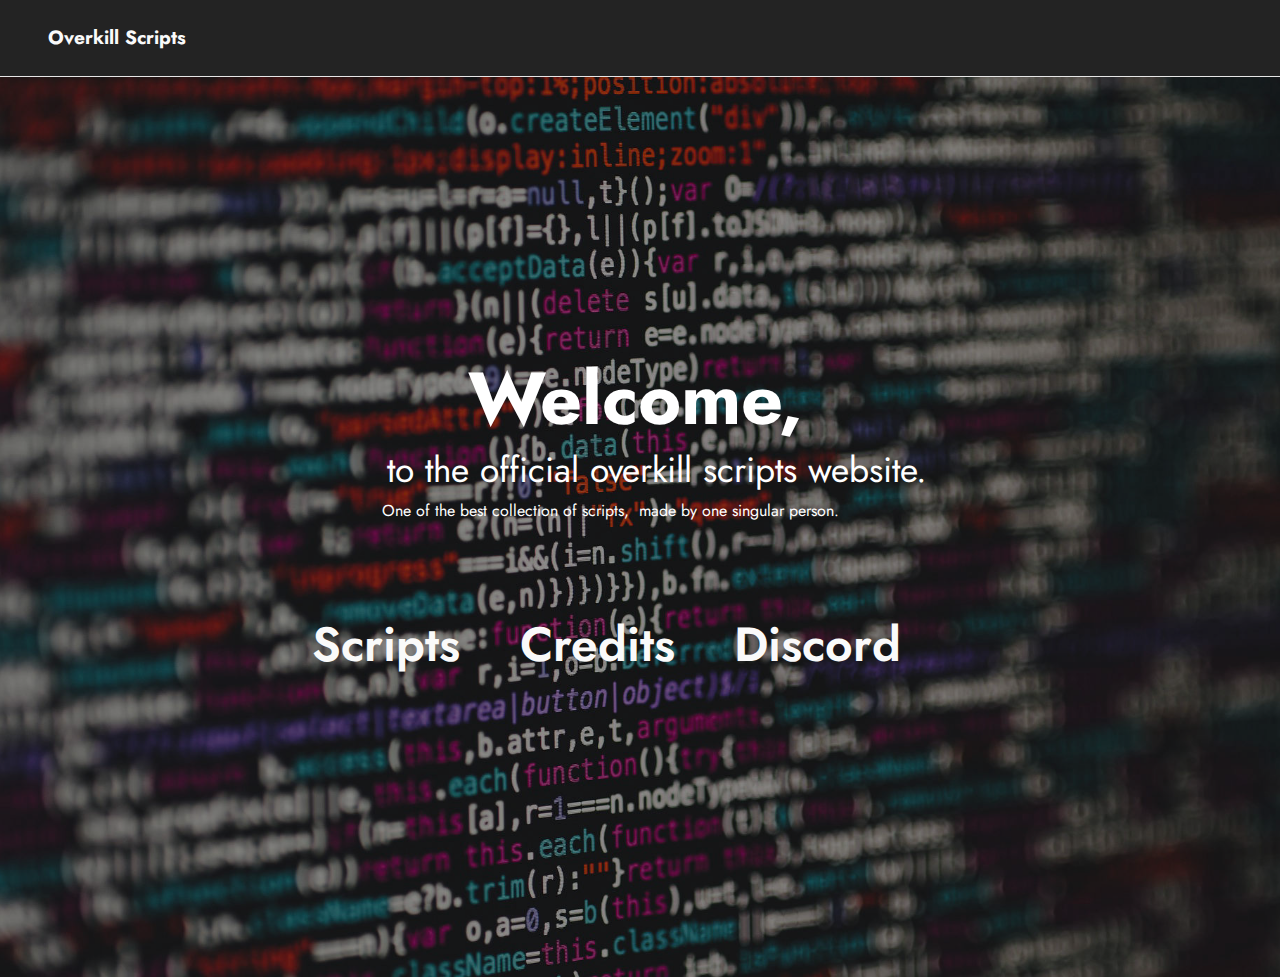
<file: index.html>
<!DOCTYPE html>
<html  >
<head>
  <!-- Site made with Mobirise Website Builder v5.4.1, https://mobirise.com -->
  <meta charset="UTF-8">
  <meta http-equiv="X-UA-Compatible" content="IE=edge">
  <meta name="generator" content="Mobirise v5.4.1, mobirise.com">
  <meta name="viewport" content="width=device-width, initial-scale=1, minimum-scale=1">
  <link rel="shortcut icon" href="assets/images/dintaru-121x121.png" type="image/x-icon">
  <meta name="description" content="">
  
  
  <title>Home</title>
  <link rel="stylesheet" href="assets/bootstrap/css/bootstrap.min.css">
  <link rel="stylesheet" href="assets/bootstrap/css/bootstrap-grid.min.css">
  <link rel="stylesheet" href="assets/bootstrap/css/bootstrap-reboot.min.css">
  <link rel="stylesheet" href="assets/dropdown/css/style.css">
  <link rel="stylesheet" href="assets/socicon/css/styles.css">
  <link rel="stylesheet" href="assets/theme/css/style.css">
  <link rel="preload" href="https://fonts.googleapis.com/css?family=Jost:100,200,300,400,500,600,700,800,900,100i,200i,300i,400i,500i,600i,700i,800i,900i&display=swap" as="style" onload="this.onload=null;this.rel='stylesheet'">
  <noscript><link rel="stylesheet" href="https://fonts.googleapis.com/css?family=Jost:100,200,300,400,500,600,700,800,900,100i,200i,300i,400i,500i,600i,700i,800i,900i&display=swap"></noscript>
  <link rel="preload" as="style" href="assets/mobirise/css/mbr-additional.css"><link rel="stylesheet" href="assets/mobirise/css/mbr-additional.css" type="text/css">
  
  
  
  
</head>
<body>
  
  <section data-bs-version="5.1" class="menu cid-s48OLK6784" once="menu" id="menu1-h">
    
    <nav class="navbar navbar-dropdown navbar-expand-lg">
        <div class="container-fluid">
            <div class="navbar-brand">
                
                <span class="navbar-caption-wrap"><a class="navbar-caption text-white text-primary display-7" href="index.html">Overkill Scripts</a></span>
            </div>
            
            <div class="collapse navbar-collapse" id="navbarSupportedContent">
                <ul class="navbar-nav nav-dropdown nav-right" data-app-modern-menu="true"><li class="nav-item"><a class="nav-link link text-white display-4" href="https://mobirise.com">
                            Menu Item 2</a></li></ul>
                
                
            </div>
        </div>
    </nav>

</section>

<section data-bs-version="5.1" class="header2 cid-sM1CLyQJhR mbr-fullscreen" id="header2-m">

    

    <div class="mbr-overlay" style="opacity: 0.4; background-color: rgb(0, 0, 0);"></div>

    <div class="container-fluid">
        <div class="row justify-content-center">
            <div class="col-12 col-lg-7">
                <h1 class="mbr-section-title mbr-fonts-style mb-3 display-1"><p>&nbsp;&nbsp;&nbsp;&nbsp;&nbsp;&nbsp;&nbsp;&nbsp;<strong>Welcome,</strong></p></h1>
                <h2 class="mbr-section-subtitle mbr-fonts-style mb-3 display-5"><p>&nbsp;&nbsp;&nbsp;to the official overkill scripts website.</p></h2>
                <p class="mbr-text mbr-fonts-style display-7"></p><p>&nbsp; &nbsp; &nbsp; &nbsp; &nbsp; &nbsp; &nbsp; &nbsp; &nbsp; One of the best collection of scripts,&nbsp; made by one singular person.</p><p></p><p>&nbsp;</p><p>&nbsp;</p>
                <div class="mbr-section-btn mt-3"><a class="btn btn-white-outline display-2" href="scripts.html">Scripts</a> <a class="btn btn-white-outline display-2" href="credits.html">Credits</a> <a class="btn btn-white-outline display-2" href="https://discord.gg/rxQTGZSDjk" target="_blank">Discord</a></div>
            </div>
        </div>
    </div>
  
  
</body>
</html>
</file>
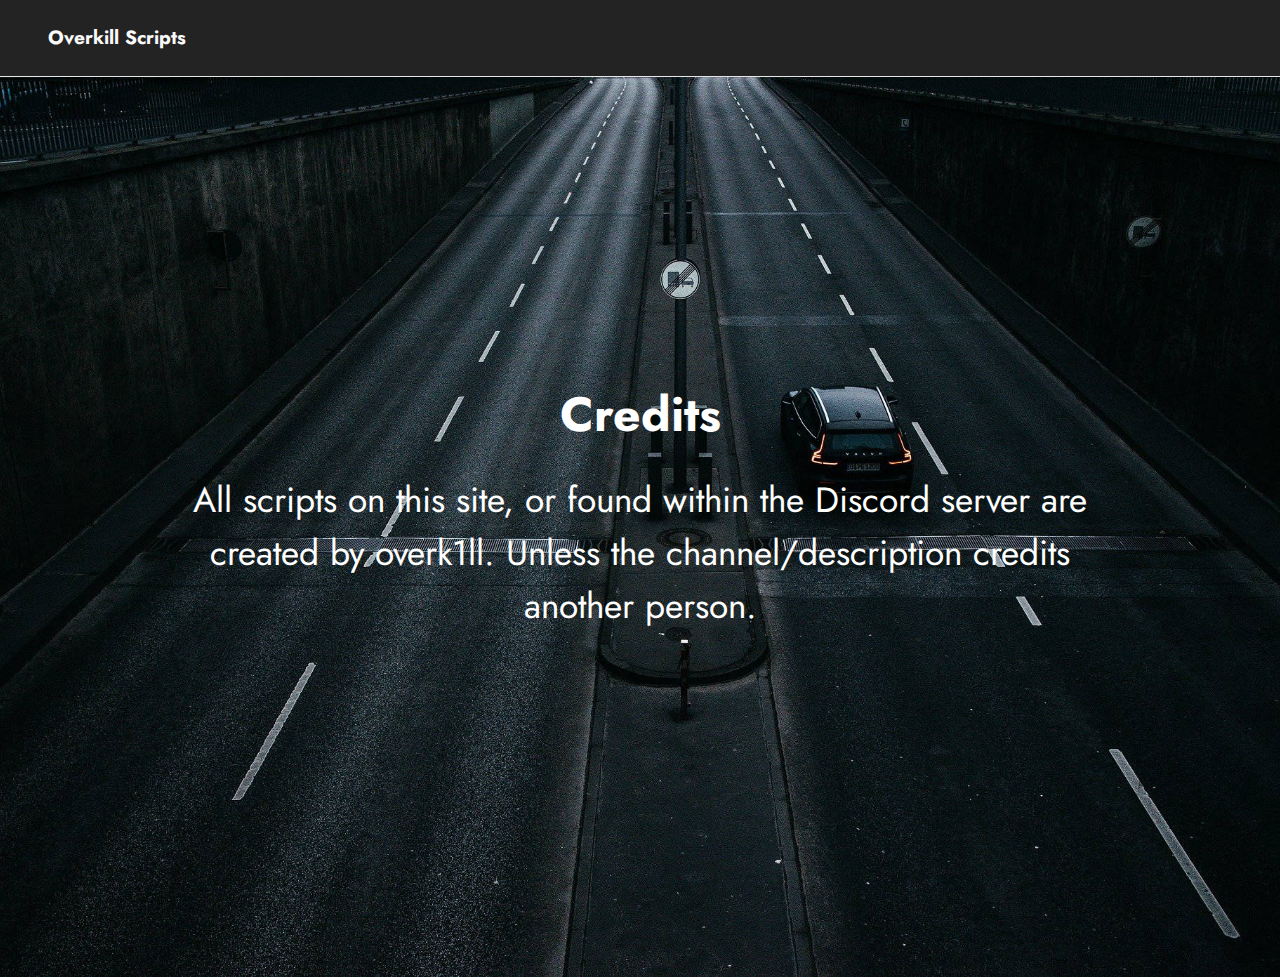
<file: credits.html>
<!DOCTYPE html>
<html  >
<head>
  <!-- Site made with Mobirise Website Builder v5.4.1, https://mobirise.com -->
  <meta charset="UTF-8">
  <meta http-equiv="X-UA-Compatible" content="IE=edge">
  <meta name="generator" content="Mobirise v5.4.1, mobirise.com">
  <meta name="viewport" content="width=device-width, initial-scale=1, minimum-scale=1">
  <link rel="shortcut icon" href="assets/images/dintaru-121x121.png" type="image/x-icon">
  <meta name="description" content="">
  
  
  <title>Credits</title>
  <link rel="stylesheet" href="assets/bootstrap/css/bootstrap.min.css">
  <link rel="stylesheet" href="assets/bootstrap/css/bootstrap-grid.min.css">
  <link rel="stylesheet" href="assets/bootstrap/css/bootstrap-reboot.min.css">
  <link rel="stylesheet" href="assets/dropdown/css/style.css">
  <link rel="stylesheet" href="assets/socicon/css/styles.css">
  <link rel="stylesheet" href="assets/theme/css/style.css">
  <link rel="preload" href="https://fonts.googleapis.com/css?family=Jost:100,200,300,400,500,600,700,800,900,100i,200i,300i,400i,500i,600i,700i,800i,900i&display=swap" as="style" onload="this.onload=null;this.rel='stylesheet'">
  <noscript><link rel="stylesheet" href="https://fonts.googleapis.com/css?family=Jost:100,200,300,400,500,600,700,800,900,100i,200i,300i,400i,500i,600i,700i,800i,900i&display=swap"></noscript>
  <link rel="preload" as="style" href="assets/mobirise/css/mbr-additional.css"><link rel="stylesheet" href="assets/mobirise/css/mbr-additional.css" type="text/css">
  
  
  
  
</head>
<body>
  
  <section data-bs-version="5.1" class="menu cid-s48OLK6784" once="menu" id="menu1-r">
    
    <nav class="navbar navbar-dropdown navbar-expand-lg">
        <div class="container-fluid">
            <div class="navbar-brand">
                
                <span class="navbar-caption-wrap"><a class="navbar-caption text-white text-primary display-7" href="index.html">Overkill Scripts</a></span>
            </div>
            
            <div class="collapse navbar-collapse" id="navbarSupportedContent">
                <ul class="navbar-nav nav-dropdown nav-right" data-app-modern-menu="true"><li class="nav-item"><a class="nav-link link text-white display-4" href="https://mobirise.com">
                            Menu Item 2</a></li></ul>
                
                
            </div>
        </div>
    </nav>

</section>

<section data-bs-version="5.1" class="content4 cid-sM1LoS6UOx mbr-fullscreen" id="content4-s">
    
    
    <div class="container">
        <div class="row justify-content-center">
            <div class="title col-md-12 col-lg-10">
                <h3 class="mbr-section-title mbr-fonts-style align-center mb-4 display-2">
                    <strong>Credits</strong></h3>
                <h4 class="mbr-section-subtitle align-center mbr-fonts-style mb-4 display-5">
                    All scripts on this site, or found within the Discord server are created by overk1ll. Unless the channel/description credits another person.</h4>
                
            </div>
        </div>
    </div>
  
  
</body>
</html>
</file>
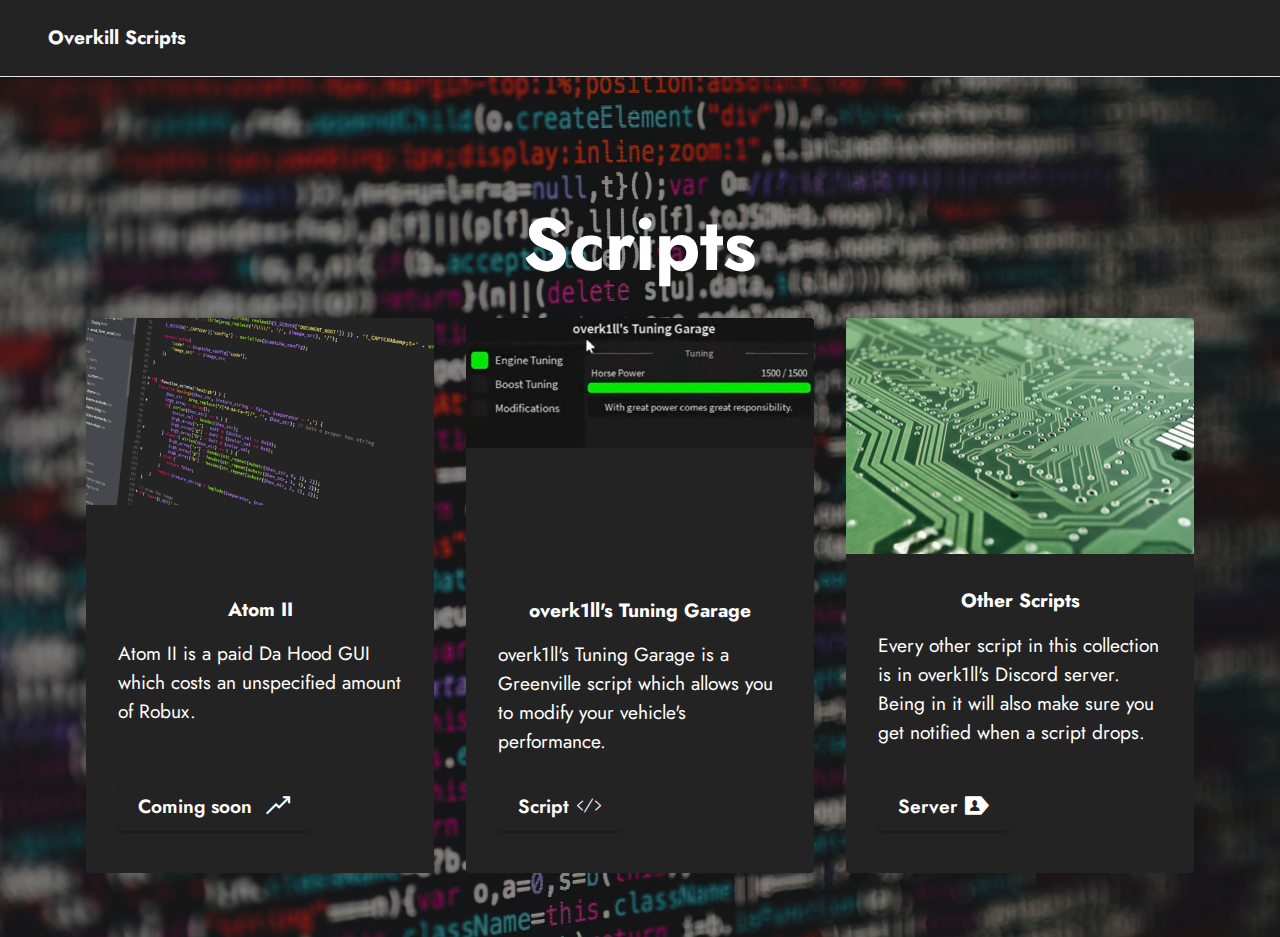
<file: scripts.html>
<!DOCTYPE html>
<html  >
<head>
  <!-- Site made with Mobirise Website Builder v5.4.1, https://mobirise.com -->
  <meta charset="UTF-8">
  <meta http-equiv="X-UA-Compatible" content="IE=edge">
  <meta name="generator" content="Mobirise v5.4.1, mobirise.com">
  <meta name="viewport" content="width=device-width, initial-scale=1, minimum-scale=1">
  <link rel="shortcut icon" href="assets/images/dintaru-121x121.png" type="image/x-icon">
  <meta name="description" content="">
  
  
  <title>Scripts</title>
  <link rel="stylesheet" href="assets/web/assets/mobirise-icons2/mobirise2.css">
  <link rel="stylesheet" href="assets/web/assets/mobirise-icons/mobirise-icons.css">
  <link rel="stylesheet" href="assets/bootstrap/css/bootstrap.min.css">
  <link rel="stylesheet" href="assets/bootstrap/css/bootstrap-grid.min.css">
  <link rel="stylesheet" href="assets/bootstrap/css/bootstrap-reboot.min.css">
  <link rel="stylesheet" href="assets/dropdown/css/style.css">
  <link rel="stylesheet" href="assets/socicon/css/styles.css">
  <link rel="stylesheet" href="assets/theme/css/style.css">
  <link rel="preload" href="https://fonts.googleapis.com/css?family=Jost:100,200,300,400,500,600,700,800,900,100i,200i,300i,400i,500i,600i,700i,800i,900i&display=swap" as="style" onload="this.onload=null;this.rel='stylesheet'">
  <noscript><link rel="stylesheet" href="https://fonts.googleapis.com/css?family=Jost:100,200,300,400,500,600,700,800,900,100i,200i,300i,400i,500i,600i,700i,800i,900i&display=swap"></noscript>
  <link rel="preload" as="style" href="assets/mobirise/css/mbr-additional.css"><link rel="stylesheet" href="assets/mobirise/css/mbr-additional.css" type="text/css">
  
  
  
  
</head>
<body>
  
  <section data-bs-version="5.1" class="menu cid-s48OLK6784" once="menu" id="menu1-n">
    
    <nav class="navbar navbar-dropdown navbar-expand-lg">
        <div class="container-fluid">
            <div class="navbar-brand">
                
                <span class="navbar-caption-wrap"><a class="navbar-caption text-white text-primary display-7" href="index.html">Overkill Scripts</a></span>
            </div>
            
            <div class="collapse navbar-collapse" id="navbarSupportedContent">
                <ul class="navbar-nav nav-dropdown nav-right" data-app-modern-menu="true"><li class="nav-item"><a class="nav-link link text-white display-4" href="https://mobirise.com">
                            Menu Item 2</a></li></ul>
                
                
            </div>
        </div>
    </nav>

</section>

<section data-bs-version="5.1" class="features3 cid-sM1HDqnewx" id="features3-q">
    
    <div class="mbr-overlay"></div>
    <div class="container">
        <div class="mbr-section-head">
            <h4 class="mbr-section-title mbr-fonts-style align-center mb-0 display-1">
                <strong>Scripts</strong></h4>
            
        </div>
        <div class="row mt-4">
            <div class="item features-image сol-12 col-md-6 col-lg-4">
                <div class="item-wrapper">
                    <div class="item-img">
                        <img src="assets/images/mbr-1920x1032.jpg" alt="">
                    </div>
                    <div class="item-content">
                        <h5 class="item-title mbr-fonts-style display-7"><strong><br></strong><br><strong>Atom II</strong></h5>
                        
                        <p class="mbr-text mbr-fonts-style mt-3 display-7">Atom II is a paid Da Hood GUI which costs an unspecified amount of Robux.<br></p>
                    </div>
                    <div class="mbr-section-btn item-footer mt-2"><a href="https://discord.gg/rxQTGZSDjk" class="btn item-btn btn-black display-7" target="_blank"><span class="mobi-mbri mobi-mbri-growing-chart mbr-iconfont mbr-iconfont-btn"></span>Coming soon&nbsp;</a></div>
                </div>
            </div>
            <div class="item features-image сol-12 col-md-6 col-lg-4">
                <div class="item-wrapper">
                    <div class="item-img">
                        <img src="assets/images/unknown-507x190.png" alt="">
                    </div>
                    <div class="item-content">
                        <h5 class="item-title mbr-fonts-style display-7"><strong><br></strong><br><br><br><strong>overk1ll's Tuning Garage</strong></h5>
                        
                        <p class="mbr-text mbr-fonts-style mt-3 display-7">overk1ll's Tuning Garage is a Greenville script which allows you to modify your vehicle's performance.<br></p>
                    </div>
                    <div class="mbr-section-btn item-footer mt-2"><a href="https://pastebin.com/T4V33gCS" class="btn item-btn btn-black display-7" target="_blank"><span class="mbri-code mbr-iconfont mbr-iconfont-btn"></span>Script</a></div>
                </div>
            </div>
            <div class="item features-image сol-12 col-md-6 col-lg-4">
                <div class="item-wrapper">
                    <div class="item-img">
                        <img src="assets/images/mbr-696x473.jpg" alt="">
                    </div>
                    <div class="item-content">
                        <h5 class="item-title mbr-fonts-style display-7"><strong>Other Scripts</strong></h5>
                        
                        <p class="mbr-text mbr-fonts-style mt-3 display-7">Every other script in this collection is in overk1ll's Discord server. Being in it will also make sure you get notified when a script drops.<br></p>
                    </div>
                    <div class="mbr-section-btn item-footer mt-2"><a href="https://discord.gg/rxQTGZSDjk" class="btn item-btn btn-black display-7" target="_blank"><span class="socicon socicon-persona mbr-iconfont mbr-iconfont-btn"></span>Server</a></div>
                </div>
            </div>
        </div>
    </div>
  
  
</body>
</html>
</file>
<file: assets/dropdown/css/style.css>
.navbar-dropdown {
  left: 0;
  padding: 0;
  position: absolute;
  right: 0;
  top: 0;
  transition: all 0.45s ease;
  z-index: 1030;
  background: #282828; }
  .navbar-dropdown .navbar-logo {
    margin-right: 0.8rem;
    transition: margin 0.3s ease-in-out;
    vertical-align: middle; }
    .navbar-dropdown .navbar-logo img {
      height: 3.125rem;
      transition: all 0.3s ease-in-out; }
    .navbar-dropdown .navbar-logo.mbr-iconfont {
      font-size: 3.125rem;
      line-height: 3.125rem; }
  .navbar-dropdown .navbar-caption {
    font-weight: 700;
    white-space: normal;
    vertical-align: -4px;
    line-height: 3.125rem !important; }
    .navbar-dropdown .navbar-caption, .navbar-dropdown .navbar-caption:hover {
      color: inherit;
      text-decoration: none; }
  .navbar-dropdown .mbr-iconfont + .navbar-caption {
    vertical-align: -1px; }
  .navbar-dropdown.navbar-fixed-top {
    position: fixed; }
  .navbar-dropdown .navbar-brand span {
    vertical-align: -4px; }
  .navbar-dropdown.bg-color.transparent {
    background: none; }
  .navbar-dropdown.navbar-short .navbar-brand {
    padding: 0.625rem 0; }
    .navbar-dropdown.navbar-short .navbar-brand span {
      vertical-align: -1px; }
  .navbar-dropdown.navbar-short .navbar-caption {
    line-height: 2.375rem !important;
    vertical-align: -2px; }
  .navbar-dropdown.navbar-short .navbar-logo {
    margin-right: 0.5rem; }
    .navbar-dropdown.navbar-short .navbar-logo img {
      height: 2.375rem; }
    .navbar-dropdown.navbar-short .navbar-logo.mbr-iconfont {
      font-size: 2.375rem;
      line-height: 2.375rem; }
  .navbar-dropdown.navbar-short .mbr-table-cell {
    height: 3.625rem; }
  .navbar-dropdown .navbar-close {
    left: 0.6875rem;
    position: fixed;
    top: 0.75rem;
    z-index: 1000; }
  .navbar-dropdown .hamburger-icon {
    content: "";
    display: inline-block;
    vertical-align: middle;
    width: 16px;
    -webkit-box-shadow: 0 -6px 0 1px #282828,0 0 0 1px #282828,0 6px 0 1px #282828;
    -moz-box-shadow: 0 -6px 0 1px #282828,0 0 0 1px #282828,0 6px 0 1px #282828;
    box-shadow: 0 -6px 0 1px #282828,0 0 0 1px #282828,0 6px 0 1px #282828; }

.dropdown-menu .dropdown-toggle[data-toggle="dropdown-submenu"]::after {
  border-bottom: 0.35em solid transparent;
  border-left: 0.35em solid;
  border-right: 0;
  border-top: 0.35em solid transparent;
  margin-left: 0.3rem; }

.dropdown-menu .dropdown-item:focus {
  outline: 0; }

.nav-dropdown {
  font-size: 0.75rem;
  font-weight: 500;
  height: auto !important; }
  .nav-dropdown .nav-btn {
    padding-left: 1rem; }
  .nav-dropdown .link {
    margin: .667em 1.667em;
    font-weight: 500;
    padding: 0;
    transition: color .2s ease-in-out; }
    .nav-dropdown .link.dropdown-toggle {
      margin-right: 2.583em; }
      .nav-dropdown .link.dropdown-toggle::after {
        margin-left: .25rem;
        border-top: 0.35em solid;
        border-right: 0.35em solid transparent;
        border-left: 0.35em solid transparent;
        border-bottom: 0; }
      .nav-dropdown .link.dropdown-toggle[aria-expanded="true"] {
        margin: 0;
        padding: 0.667em 3.263em  0.667em 1.667em; }
  .nav-dropdown .link::after,
  .nav-dropdown .dropdown-item::after {
    color: inherit; }
  .nav-dropdown .btn {
    font-size: 0.75rem;
    font-weight: 700;
    letter-spacing: 0;
    margin-bottom: 0;
    padding-left: 1.25rem;
    padding-right: 1.25rem; }
  .nav-dropdown .dropdown-menu {
    border-radius: 0;
    border: 0;
    left: 0;
    margin: 0;
    padding-bottom: 1.25rem;
    padding-top: 1.25rem;
    position: relative; }
  .nav-dropdown .dropdown-submenu {
    margin-left: 0.125rem;
    top: 0; }
  .nav-dropdown .dropdown-item {
    font-weight: 500;
    line-height: 2;
    padding: 0.3846em 4.615em 0.3846em 1.5385em;
    position: relative;
    transition: color .2s ease-in-out, background-color .2s ease-in-out; }
    .nav-dropdown .dropdown-item::after {
      margin-top: -0.3077em;
      position: absolute;
      right: 1.1538em;
      top: 50%; }
    .nav-dropdown .dropdown-item:focus, .nav-dropdown .dropdown-item:hover {
      background: none; }

@media (max-width: 767px) {
  .nav-dropdown.navbar-toggleable-sm {
    bottom: 0;
    display: none;
    left: 0;
    overflow-x: hidden;
    position: fixed;
    top: 0;
    transform: translateX(-100%);
    -ms-transform: translateX(-100%);
    -webkit-transform: translateX(-100%);
    width: 18.75rem;
    z-index: 999; } }
.nav-dropdown.navbar-toggleable-xl {
  bottom: 0;
  display: none;
  left: 0;
  overflow-x: hidden;
  position: fixed;
  top: 0;
  transform: translateX(-100%);
  -ms-transform: translateX(-100%);
  -webkit-transform: translateX(-100%);
  width: 18.75rem;
  z-index: 999; }

.nav-dropdown-sm {
  display: block !important;
  overflow-x: hidden;
  overflow: auto;
  padding-top: 3.875rem; }
  .nav-dropdown-sm::after {
    content: "";
    display: block;
    height: 3rem;
    width: 100%; }
  .nav-dropdown-sm.collapse.in ~ .navbar-close {
    display: block !important; }
  .nav-dropdown-sm.collapsing, .nav-dropdown-sm.collapse.in {
    transform: translateX(0);
    -ms-transform: translateX(0);
    -webkit-transform: translateX(0);
    transition: all 0.25s ease-out;
    -webkit-transition: all 0.25s ease-out;
    background: #282828; }
  .nav-dropdown-sm.collapsing[aria-expanded="false"] {
    transform: translateX(-100%);
    -ms-transform: translateX(-100%);
    -webkit-transform: translateX(-100%); }
  .nav-dropdown-sm .nav-item {
    display: block;
    margin-left: 0 !important;
    padding-left: 0; }
  .nav-dropdown-sm .link,
  .nav-dropdown-sm .dropdown-item {
    border-top: 1px dotted rgba(255, 255, 255, 0.1);
    font-size: 0.8125rem;
    line-height: 1.6;
    margin: 0 !important;
    padding: 0.875rem 2.4rem 0.875rem 1.5625rem !important;
    position: relative;
    white-space: normal; }
    .nav-dropdown-sm .link:focus, .nav-dropdown-sm .link:hover,
    .nav-dropdown-sm .dropdown-item:focus,
    .nav-dropdown-sm .dropdown-item:hover {
      background: rgba(0, 0, 0, 0.2) !important;
      color: #c0a375; }
  .nav-dropdown-sm .nav-btn {
    position: relative;
    padding: 1.5625rem 1.5625rem 0 1.5625rem; }
    .nav-dropdown-sm .nav-btn::before {
      border-top: 1px dotted rgba(255, 255, 255, 0.1);
      content: "";
      left: 0;
      position: absolute;
      top: 0;
      width: 100%; }
    .nav-dropdown-sm .nav-btn + .nav-btn {
      padding-top: 0.625rem; }
      .nav-dropdown-sm .nav-btn + .nav-btn::before {
        display: none; }
  .nav-dropdown-sm .btn {
    padding: 0.625rem 0; }
  .nav-dropdown-sm .dropdown-toggle[data-toggle="dropdown-submenu"]::after {
    margin-left: .25rem;
    border-top: 0.35em solid;
    border-right: 0.35em solid transparent;
    border-left: 0.35em solid transparent;
    border-bottom: 0; }
  .nav-dropdown-sm .dropdown-toggle[data-toggle="dropdown-submenu"][aria-expanded="true"]::after {
    border-top: 0;
    border-right: 0.35em solid transparent;
    border-left: 0.35em solid transparent;
    border-bottom: 0.35em solid; }
  .nav-dropdown-sm .dropdown-menu {
    margin: 0;
    padding: 0;
    position: relative;
    top: 0;
    left: 0;
    width: 100%;
    border: 0;
    float: none;
    border-radius: 0;
    background: none; }
  .nav-dropdown-sm .dropdown-submenu {
    left: 100%;
    margin-left: 0.125rem;
    margin-top: -1.25rem;
    top: 0; }

.navbar-toggleable-sm .nav-dropdown .dropdown-menu {
  position: absolute; }

.navbar-toggleable-sm .nav-dropdown .dropdown-submenu {
  left: 100%;
  margin-left: 0.125rem;
  margin-top: -1.25rem;
  top: 0; }

.navbar-toggleable-sm.opened .nav-dropdown .dropdown-menu {
  position: relative; }

.navbar-toggleable-sm.opened .nav-dropdown .dropdown-submenu {
  left: 0;
  margin-left: 00rem;
  margin-top: 0rem;
  top: 0; }

.is-builder .nav-dropdown.collapsing {
  transition: none !important; }
</file>
<file: assets/socicon/css/styles.css>
@charset "UTF-8";

@font-face {
  font-family: 'Socicon';
  src:  url('../fonts/socicon.eot');
  src:  url('../fonts/socicon.eot?#iefix') format('embedded-opentype'),
    url('../fonts/socicon.woff2') format('woff2'),
    url('../fonts/socicon.ttf') format('truetype'),
    url('../fonts/socicon.woff') format('woff'),
    url('../fonts/socicon.svg#socicon') format('svg');
  font-weight: normal;
  font-style: normal;
  font-display: swap;
}

[data-icon]:before {
  font-family: "socicon" !important;
  content: attr(data-icon);
  font-style: normal !important;
  font-weight: normal !important;
  font-variant: normal !important;
  text-transform: none !important;
  speak: none;
  line-height: 1;
  -webkit-font-smoothing: antialiased;
  -moz-osx-font-smoothing: grayscale;
}

[class^="socicon-"], [class*=" socicon-"] {
  /* use !important to prevent issues with browser extensions that change fonts */
  font-family: 'Socicon' !important;
  speak: none;
  font-style: normal;
  font-weight: normal;
  font-variant: normal;
  text-transform: none;
  line-height: 1;

  /* Better Font Rendering =========== */
  -webkit-font-smoothing: antialiased;
  -moz-osx-font-smoothing: grayscale;
}

.socicon-eitaa:before {
  content: "\e97c";
}
.socicon-soroush:before {
  content: "\e97d";
}
.socicon-bale:before {
  content: "\e97e";
}
.socicon-zazzle:before {
  content: "\e97b";
}
.socicon-society6:before {
  content: "\e97a";
}
.socicon-redbubble:before {
  content: "\e979";
}
.socicon-avvo:before {
  content: "\e978";
}
.socicon-stitcher:before {
  content: "\e977";
}
.socicon-googlehangouts:before {
  content: "\e974";
}
.socicon-dlive:before {
  content: "\e975";
}
.socicon-vsco:before {
  content: "\e976";
}
.socicon-flipboard:before {
  content: "\e973";
}
.socicon-ubuntu:before {
  content: "\e958";
}
.socicon-artstation:before {
  content: "\e959";
}
.socicon-invision:before {
  content: "\e95a";
}
.socicon-torial:before {
  content: "\e95b";
}
.socicon-collectorz:before {
  content: "\e95c";
}
.socicon-seenthis:before {
  content: "\e95d";
}
.socicon-googleplaymusic:before {
  content: "\e95e";
}
.socicon-debian:before {
  content: "\e95f";
}
.socicon-filmfreeway:before {
  content: "\e960";
}
.socicon-gnome:before {
  content: "\e961";
}
.socicon-itchio:before {
  content: "\e962";
}
.socicon-jamendo:before {
  content: "\e963";
}
.socicon-mix:before {
  content: "\e964";
}
.socicon-sharepoint:before {
  content: "\e965";
}
.socicon-tinder:before {
  content: "\e966";
}
.socicon-windguru:before {
  content: "\e967";
}
.socicon-cdbaby:before {
  content: "\e968";
}
.socicon-elementaryos:before {
  content: "\e969";
}
.socicon-stage32:before {
  content: "\e96a";
}
.socicon-tiktok:before {
  content: "\e96b";
}
.socicon-gitter:before {
  content: "\e96c";
}
.socicon-letterboxd:before {
  content: "\e96d";
}
.socicon-threema:before {
  content: "\e96e";
}
.socicon-splice:before {
  content: "\e96f";
}
.socicon-metapop:before {
  content: "\e970";
}
.socicon-naver:before {
  content: "\e971";
}
.socicon-remote:before {
  content: "\e972";
}
.socicon-internet:before {
  content: "\e957";
}
.socicon-moddb:before {
  content: "\e94b";
}
.socicon-indiedb:before {
  content: "\e94c";
}
.socicon-traxsource:before {
  content: "\e94d";
}
.socicon-gamefor:before {
  content: "\e94e";
}
.socicon-pixiv:before {
  content: "\e94f";
}
.socicon-myanimelist:before {
  content: "\e950";
}
.socicon-blackberry:before {
  content: "\e951";
}
.socicon-wickr:before {
  content: "\e952";
}
.socicon-spip:before {
  content: "\e953";
}
.socicon-napster:before {
  content: "\e954";
}
.socicon-beatport:before {
  content: "\e955";
}
.socicon-hackerone:before {
  content: "\e956";
}
.socicon-hackernews:before {
  content: "\e946";
}
.socicon-smashwords:before {
  content: "\e947";
}
.socicon-kobo:before {
  content: "\e948";
}
.socicon-bookbub:before {
  content: "\e949";
}
.socicon-mailru:before {
  content: "\e94a";
}
.socicon-gitlab:before {
  content: "\e945";
}
.socicon-instructables:before {
  content: "\e944";
}
.socicon-portfolio:before {
  content: "\e943";
}
.socicon-codered:before {
  content: "\e940";
}
.socicon-origin:before {
  content: "\e941";
}
.socicon-nextdoor:before {
  content: "\e942";
}
.socicon-udemy:before {
  content: "\e93f";
}
.socicon-livemaster:before {
  content: "\e93e";
}
.socicon-crunchbase:before {
  content: "\e93b";
}
.socicon-homefy:before {
  content: "\e93c";
}
.socicon-calendly:before {
  content: "\e93d";
}
.socicon-realtor:before {
  content: "\e90f";
}
.socicon-tidal:before {
  content: "\e910";
}
.socicon-qobuz:before {
  content: "\e911";
}
.socicon-natgeo:before {
  content: "\e912";
}
.socicon-mastodon:before {
  content: "\e913";
}
.socicon-unsplash:before {
  content: "\e914";
}
.socicon-homeadvisor:before {
  content: "\e915";
}
.socicon-angieslist:before {
  content: "\e916";
}
.socicon-codepen:before {
  content: "\e917";
}
.socicon-slack:before {
  content: "\e918";
}
.socicon-openaigym:before {
  content: "\e919";
}
.socicon-logmein:before {
  content: "\e91a";
}
.socicon-fiverr:before {
  content: "\e91b";
}
.socicon-gotomeeting:before {
  content: "\e91c";
}
.socicon-aliexpress:before {
  content: "\e91d";
}
.socicon-guru:before {
  content: "\e91e";
}
.socicon-appstore:before {
  content: "\e91f";
}
.socicon-homes:before {
  content: "\e920";
}
.socicon-zoom:before {
  content: "\e921";
}
.socicon-alibaba:before {
  content: "\e922";
}
.socicon-craigslist:before {
  content: "\e923";
}
.socicon-wix:before {
  content: "\e924";
}
.socicon-redfin:before {
  content: "\e925";
}
.socicon-googlecalendar:before {
  content: "\e926";
}
.socicon-shopify:before {
  content: "\e927";
}
.socicon-freelancer:before {
  content: "\e928";
}
.socicon-seedrs:before {
  content: "\e929";
}
.socicon-bing:before {
  content: "\e92a";
}
.socicon-doodle:before {
  content: "\e92b";
}
.socicon-bonanza:before {
  content: "\e92c";
}
.socicon-squarespace:before {
  content: "\e92d";
}
.socicon-toptal:before {
  content: "\e92e";
}
.socicon-gust:before {
  content: "\e92f";
}
.socicon-ask:before {
  content: "\e930";
}
.socicon-trulia:before {
  content: "\e931";
}
.socicon-loomly:before {
  content: "\e932";
}
.socicon-ghost:before {
  content: "\e933";
}
.socicon-upwork:before {
  content: "\e934";
}
.socicon-fundable:before {
  content: "\e935";
}
.socicon-booking:before {
  content: "\e936";
}
.socicon-googlemaps:before {
  content: "\e937";
}
.socicon-zillow:before {
  content: "\e938";
}
.socicon-niconico:before {
  content: "\e939";
}
.socicon-toneden:before {
  content: "\e93a";
}
.socicon-augment:before {
  content: "\e908";
}
.socicon-bitbucket:before {
  content: "\e909";
}
.socicon-fyuse:before {
  content: "\e90a";
}
.socicon-yt-gaming:before {
  content: "\e90b";
}
.socicon-sketchfab:before {
  content: "\e90c";
}
.socicon-mobcrush:before {
  content: "\e90d";
}
.socicon-microsoft:before {
  content: "\e90e";
}
.socicon-pandora:before {
  content: "\e907";
}
.socicon-messenger:before {
  content: "\e906";
}
.socicon-gamewisp:before {
  content: "\e905";
}
.socicon-bloglovin:before {
  content: "\e904";
}
.socicon-tunein:before {
  content: "\e903";
}
.socicon-gamejolt:before {
  content: "\e901";
}
.socicon-trello:before {
  content: "\e902";
}
.socicon-spreadshirt:before {
  content: "\e900";
}
.socicon-500px:before {
  content: "\e000";
}
.socicon-8tracks:before {
  content: "\e001";
}
.socicon-airbnb:before {
  content: "\e002";
}
.socicon-alliance:before {
  content: "\e003";
}
.socicon-amazon:before {
  content: "\e004";
}
.socicon-amplement:before {
  content: "\e005";
}
.socicon-android:before {
  content: "\e006";
}
.socicon-angellist:before {
  content: "\e007";
}
.socicon-apple:before {
  content: "\e008";
}
.socicon-appnet:before {
  content: "\e009";
}
.socicon-baidu:before {
  content: "\e00a";
}
.socicon-bandcamp:before {
  content: "\e00b";
}
.socicon-battlenet:before {
  content: "\e00c";
}
.socicon-mixer:before {
  content: "\e00d";
}
.socicon-bebee:before {
  content: "\e00e";
}
.socicon-bebo:before {
  content: "\e00f";
}
.socicon-behance:before {
  content: "\e010";
}
.socicon-blizzard:before {
  content: "\e011";
}
.socicon-blogger:before {
  content: "\e012";
}
.socicon-buffer:before {
  content: "\e013";
}
.socicon-chrome:before {
  content: "\e014";
}
.socicon-coderwall:before {
  content: "\e015";
}
.socicon-curse:before {
  content: "\e016";
}
.socicon-dailymotion:before {
  content: "\e017";
}
.socicon-deezer:before {
  content: "\e018";
}
.socicon-delicious:before {
  content: "\e019";
}
.socicon-deviantart:before {
  content: "\e01a";
}
.socicon-diablo:before {
  content: "\e01b";
}
.socicon-digg:before {
  content: "\e01c";
}
.socicon-discord:before {
  content: "\e01d";
}
.socicon-disqus:before {
  content: "\e01e";
}
.socicon-douban:before {
  content: "\e01f";
}
.socicon-draugiem:before {
  content: "\e020";
}
.socicon-dribbble:before {
  content: "\e021";
}
.socicon-drupal:before {
  content: "\e022";
}
.socicon-ebay:before {
  content: "\e023";
}
.socicon-ello:before {
  content: "\e024";
}
.socicon-endomodo:before {
  content: "\e025";
}
.socicon-envato:before {
  content: "\e026";
}
.socicon-etsy:before {
  content: "\e027";
}
.socicon-facebook:before {
  content: "\e028";
}
.socicon-feedburner:before {
  content: "\e029";
}
.socicon-filmweb:before {
  content: "\e02a";
}
.socicon-firefox:before {
  content: "\e02b";
}
.socicon-flattr:before {
  content: "\e02c";
}
.socicon-flickr:before {
  content: "\e02d";
}
.socicon-formulr:before {
  content: "\e02e";
}
.socicon-forrst:before {
  content: "\e02f";
}
.socicon-foursquare:before {
  content: "\e030";
}
.socicon-friendfeed:before {
  content: "\e031";
}
.socicon-github:before {
  content: "\e032";
}
.socicon-goodreads:before {
  content: "\e033";
}
.socicon-google:before {
  content: "\e034";
}
.socicon-googlescholar:before {
  content: "\e035";
}
.socicon-googlegroups:before {
  content: "\e036";
}
.socicon-googlephotos:before {
  content: "\e037";
}
.socicon-googleplus:before {
  content: "\e038";
}
.socicon-grooveshark:before {
  content: "\e039";
}
.socicon-hackerrank:before {
  content: "\e03a";
}
.socicon-hearthstone:before {
  content: "\e03b";
}
.socicon-hellocoton:before {
  content: "\e03c";
}
.socicon-heroes:before {
  content: "\e03d";
}
.socicon-smashcast:before {
  content: "\e03e";
}
.socicon-horde:before {
  content: "\e03f";
}
.socicon-houzz:before {
  content: "\e040";
}
.socicon-icq:before {
  content: "\e041";
}
.socicon-identica:before {
  content: "\e042";
}
.socicon-imdb:before {
  content: "\e043";
}
.socicon-instagram:before {
  content: "\e044";
}
.socicon-issuu:before {
  content: "\e045";
}
.socicon-istock:before {
  content: "\e046";
}
.socicon-itunes:before {
  content: "\e047";
}
.socicon-keybase:before {
  content: "\e048";
}
.socicon-lanyrd:before {
  content: "\e049";
}
.socicon-lastfm:before {
  content: "\e04a";
}
.socicon-line:before {
  content: "\e04b";
}
.socicon-linkedin:before {
  content: "\e04c";
}
.socicon-livejournal:before {
  content: "\e04d";
}
.socicon-lyft:before {
  content: "\e04e";
}
.socicon-macos:before {
  content: "\e04f";
}
.socicon-mail:before {
  content: "\e050";
}
.socicon-medium:before {
  content: "\e051";
}
.socicon-meetup:before {
  content: "\e052";
}
.socicon-mixcloud:before {
  content: "\e053";
}
.socicon-modelmayhem:before {
  content: "\e054";
}
.socicon-mumble:before {
  content: "\e055";
}
.socicon-myspace:before {
  content: "\e056";
}
.socicon-newsvine:before {
  content: "\e057";
}
.socicon-nintendo:before {
  content: "\e058";
}
.socicon-npm:before {
  content: "\e059";
}
.socicon-odnoklassniki:before {
  content: "\e05a";
}
.socicon-openid:before {
  content: "\e05b";
}
.socicon-opera:before {
  content: "\e05c";
}
.socicon-outlook:before {
  content: "\e05d";
}
.socicon-overwatch:before {
  content: "\e05e";
}
.socicon-patreon:before {
  content: "\e05f";
}
.socicon-paypal:before {
  content: "\e060";
}
.socicon-periscope:before {
  content: "\e061";
}
.socicon-persona:before {
  content: "\e062";
}
.socicon-pinterest:before {
  content: "\e063";
}
.socicon-play:before {
  content: "\e064";
}
.socicon-player:before {
  content: "\e065";
}
.socicon-playstation:before {
  content: "\e066";
}
.socicon-pocket:before {
  content: "\e067";
}
.socicon-qq:before {
  content: "\e068";
}
.socicon-quora:before {
  content: "\e069";
}
.socicon-raidcall:before {
  content: "\e06a";
}
.socicon-ravelry:before {
  content: "\e06b";
}
.socicon-reddit:before {
  content: "\e06c";
}
.socicon-renren:before {
  content: "\e06d";
}
.socicon-researchgate:before {
  content: "\e06e";
}
.socicon-residentadvisor:before {
  content: "\e06f";
}
.socicon-reverbnation:before {
  content: "\e070";
}
.socicon-rss:before {
  content: "\e071";
}
.socicon-sharethis:before {
  content: "\e072";
}
.socicon-skype:before {
  content: "\e073";
}
.socicon-slideshare:before {
  content: "\e074";
}
.socicon-smugmug:before {
  content: "\e075";
}
.socicon-snapchat:before {
  content: "\e076";
}
.socicon-songkick:before {
  content: "\e077";
}
.socicon-soundcloud:before {
  content: "\e078";
}
.socicon-spotify:before {
  content: "\e079";
}
.socicon-stackexchange:before {
  content: "\e07a";
}
.socicon-stackoverflow:before {
  content: "\e07b";
}
.socicon-starcraft:before {
  content: "\e07c";
}
.socicon-stayfriends:before {
  content: "\e07d";
}
.socicon-steam:before {
  content: "\e07e";
}
.socicon-storehouse:before {
  content: "\e07f";
}
.socicon-strava:before {
  content: "\e080";
}
.socicon-streamjar:before {
  content: "\e081";
}
.socicon-stumbleupon:before {
  content: "\e082";
}
.socicon-swarm:before {
  content: "\e083";
}
.socicon-teamspeak:before {
  content: "\e084";
}
.socicon-teamviewer:before {
  content: "\e085";
}
.socicon-technorati:before {
  content: "\e086";
}
.socicon-telegram:before {
  content: "\e087";
}
.socicon-tripadvisor:before {
  content: "\e088";
}
.socicon-tripit:before {
  content: "\e089";
}
.socicon-triplej:before {
  content: "\e08a";
}
.socicon-tumblr:before {
  content: "\e08b";
}
.socicon-twitch:before {
  content: "\e08c";
}
.socicon-twitter:before {
  content: "\e08d";
}
.socicon-uber:before {
  content: "\e08e";
}
.socicon-ventrilo:before {
  content: "\e08f";
}
.socicon-viadeo:before {
  content: "\e090";
}
.socicon-viber:before {
  content: "\e091";
}
.socicon-viewbug:before {
  content: "\e092";
}
.socicon-vimeo:before {
  content: "\e093";
}
.socicon-vine:before {
  content: "\e094";
}
.socicon-vkontakte:before {
  content: "\e095";
}
.socicon-warcraft:before {
  content: "\e096";
}
.socicon-wechat:before {
  content: "\e097";
}
.socicon-weibo:before {
  content: "\e098";
}
.socicon-whatsapp:before {
  content: "\e099";
}
.socicon-wikipedia:before {
  content: "\e09a";
}
.socicon-windows:before {
  content: "\e09b";
}
.socicon-wordpress:before {
  content: "\e09c";
}
.socicon-wykop:before {
  content: "\e09d";
}
.socicon-xbox:before {
  content: "\e09e";
}
.socicon-xing:before {
  content: "\e09f";
}
.socicon-yahoo:before {
  content: "\e0a0";
}
.socicon-yammer:before {
  content: "\e0a1";
}
.socicon-yandex:before {
  content: "\e0a2";
}
.socicon-yelp:before {
  content: "\e0a3";
}
.socicon-younow:before {
  content: "\e0a4";
}
.socicon-youtube:before {
  content: "\e0a5";
}
.socicon-zapier:before {
  content: "\e0a6";
}
.socicon-zerply:before {
  content: "\e0a7";
}
.socicon-zomato:before {
  content: "\e0a8";
}
.socicon-zynga:before {
  content: "\e0a9";
}
</file>
<file: assets/theme/css/style.css>
@charset "UTF-8";
section {
  background-color: #ffffff;
}

body {
  font-style: normal;
  line-height: 1.5;
  font-weight: 400;
  color: #232323;
  position: relative;
}

button {
  background-color: transparent;
  border-color: transparent;
}

section,
.container,
.container-fluid {
  position: relative;
  word-wrap: break-word;
}

a.mbr-iconfont:hover {
  text-decoration: none;
}

.article .lead p,
.article .lead ul,
.article .lead ol,
.article .lead pre,
.article .lead blockquote {
  margin-bottom: 0;
}

a {
  font-style: normal;
  font-weight: 400;
  cursor: pointer;
}
a, a:hover {
  text-decoration: none;
}

.mbr-section-title {
  font-style: normal;
  line-height: 1.3;
}

.mbr-section-subtitle {
  line-height: 1.3;
}

.mbr-text {
  font-style: normal;
  line-height: 1.7;
}

h1,
h2,
h3,
h4,
h5,
h6,
.display-1,
.display-2,
.display-4,
.display-5,
.display-7,
span,
p,
a {
  line-height: 1;
  word-break: break-word;
  word-wrap: break-word;
  font-weight: 400;
}

b,
strong {
  font-weight: bold;
}

input:-webkit-autofill, input:-webkit-autofill:hover, input:-webkit-autofill:focus, input:-webkit-autofill:active {
  transition-delay: 9999s;
  -webkit-transition-property: background-color, color;
  transition-property: background-color, color;
}

textarea[type=hidden] {
  display: none;
}

section {
  background-position: 50% 50%;
  background-repeat: no-repeat;
  background-size: cover;
}
section .mbr-background-video,
section .mbr-background-video-preview {
  position: absolute;
  bottom: 0;
  left: 0;
  right: 0;
  top: 0;
}

.hidden {
  visibility: hidden;
}

.mbr-z-index20 {
  z-index: 20;
}

/*! Base colors */
.mbr-white {
  color: #ffffff;
}

.mbr-black {
  color: #111111;
}

.mbr-bg-white {
  background-color: #ffffff;
}

.mbr-bg-black {
  background-color: #000000;
}

/*! Text-aligns */
.align-left {
  text-align: left;
}

.align-center {
  text-align: center;
}

.align-right {
  text-align: right;
}

/*! Font-weight  */
.mbr-light {
  font-weight: 300;
}

.mbr-regular {
  font-weight: 400;
}

.mbr-semibold {
  font-weight: 500;
}

.mbr-bold {
  font-weight: 700;
}

/*! Media  */
.media-content {
  flex-basis: 100%;
}

.media-container-row {
  display: flex;
  flex-direction: row;
  flex-wrap: wrap;
  justify-content: center;
  align-content: center;
  align-items: start;
}
.media-container-row .media-size-item {
  width: 400px;
}

.media-container-column {
  display: flex;
  flex-direction: column;
  flex-wrap: wrap;
  justify-content: center;
  align-content: center;
  align-items: stretch;
}
.media-container-column > * {
  width: 100%;
}

@media (min-width: 992px) {
  .media-container-row {
    flex-wrap: nowrap;
  }
}
figure {
  margin-bottom: 0;
  overflow: hidden;
}

figure[mbr-media-size] {
  transition: width 0.1s;
}

img,
iframe {
  display: block;
  width: 100%;
}

.card {
  background-color: transparent;
  border: none;
}

.card-box {
  width: 100%;
}

.card-img {
  text-align: center;
  flex-shrink: 0;
  -webkit-flex-shrink: 0;
}

.media {
  max-width: 100%;
  margin: 0 auto;
}

.mbr-figure {
  align-self: center;
}

.media-container > div {
  max-width: 100%;
}

.mbr-figure img,
.card-img img {
  width: 100%;
}

@media (max-width: 991px) {
  .media-size-item {
    width: auto !important;
  }

  .media {
    width: auto;
  }

  .mbr-figure {
    width: 100% !important;
  }
}
/*! Buttons */
.mbr-section-btn {
  margin-left: -0.6rem;
  margin-right: -0.6rem;
  font-size: 0;
}

.btn {
  font-weight: 600;
  border-width: 1px;
  font-style: normal;
  margin: 0.6rem 0.6rem;
  white-space: normal;
  transition: all 0.2s ease-in-out;
  display: inline-flex;
  align-items: center;
  justify-content: center;
  word-break: break-word;
}

.btn-sm {
  font-weight: 600;
  letter-spacing: 0px;
  transition: all 0.3s ease-in-out;
}

.btn-md {
  font-weight: 600;
  letter-spacing: 0px;
  transition: all 0.3s ease-in-out;
}

.btn-lg {
  font-weight: 600;
  letter-spacing: 0px;
  transition: all 0.3s ease-in-out;
}

.btn-form {
  margin: 0;
}
.btn-form:hover {
  cursor: pointer;
}

nav .mbr-section-btn {
  margin-left: 0rem;
  margin-right: 0rem;
}

/*! Btn icon margin */
.btn .mbr-iconfont,
.btn.btn-sm .mbr-iconfont {
  order: 1;
  cursor: pointer;
  margin-left: 0.5rem;
  vertical-align: sub;
}

.btn.btn-md .mbr-iconfont,
.btn.btn-md .mbr-iconfont {
  margin-left: 0.8rem;
}

.mbr-regular {
  font-weight: 400;
}

.mbr-semibold {
  font-weight: 500;
}

.mbr-bold {
  font-weight: 700;
}

[type=submit] {
  -webkit-appearance: none;
}

/*! Full-screen */
.mbr-fullscreen .mbr-overlay {
  min-height: 100vh;
}

.mbr-fullscreen {
  display: flex;
  display: -moz-flex;
  display: -ms-flex;
  display: -o-flex;
  align-items: center;
  min-height: 100vh;
  padding-top: 3rem;
  padding-bottom: 3rem;
}

/*! Map */
.map {
  height: 25rem;
  position: relative;
}
.map iframe {
  width: 100%;
  height: 100%;
}

/*! Scroll to top arrow */
.mbr-arrow-up {
  bottom: 25px;
  right: 90px;
  position: fixed;
  text-align: right;
  z-index: 5000;
  color: #ffffff;
  font-size: 22px;
}

.mbr-arrow-up a {
  background: rgba(0, 0, 0, 0.2);
  border-radius: 50%;
  color: #fff;
  display: inline-block;
  height: 60px;
  width: 60px;
  border: 2px solid #fff;
  outline-style: none !important;
  position: relative;
  text-decoration: none;
  transition: all 0.3s ease-in-out;
  cursor: pointer;
  text-align: center;
}
.mbr-arrow-up a:hover {
  background-color: rgba(0, 0, 0, 0.4);
}
.mbr-arrow-up a i {
  line-height: 60px;
}

.mbr-arrow-up-icon {
  display: block;
  color: #fff;
}

.mbr-arrow-up-icon::before {
  content: "›";
  display: inline-block;
  font-family: serif;
  font-size: 22px;
  line-height: 1;
  font-style: normal;
  position: relative;
  top: 6px;
  left: -4px;
  transform: rotate(-90deg);
}

/*! Arrow Down */
.mbr-arrow {
  position: absolute;
  bottom: 45px;
  left: 50%;
  width: 60px;
  height: 60px;
  cursor: pointer;
  background-color: rgba(80, 80, 80, 0.5);
  border-radius: 50%;
  transform: translateX(-50%);
}
@media (max-width: 767px) {
  .mbr-arrow {
    display: none;
  }
}
.mbr-arrow > a {
  display: inline-block;
  text-decoration: none;
  outline-style: none;
  -webkit-animation: arrowdown 1.7s ease-in-out infinite;
          animation: arrowdown 1.7s ease-in-out infinite;
  color: #ffffff;
}
.mbr-arrow > a > i {
  position: absolute;
  top: -2px;
  left: 15px;
  font-size: 2rem;
}

#scrollToTop a i::before {
  content: "";
  position: absolute;
  display: block;
  border-bottom: 2.5px solid #fff;
  border-left: 2.5px solid #fff;
  width: 27.8%;
  height: 27.8%;
  left: 50%;
  top: 51%;
  transform: translateY(-30%) translateX(-50%) rotate(135deg);
}

@keyframes arrowdown {
  0% {
    transform: translateY(0px);
  }
  50% {
    transform: translateY(-5px);
  }
  100% {
    transform: translateY(0px);
  }
}
@-webkit-keyframes arrowdown {
  0% {
    transform: translateY(0px);
  }
  50% {
    transform: translateY(-5px);
  }
  100% {
    transform: translateY(0px);
  }
}
@media (max-width: 500px) {
  .mbr-arrow-up {
    left: 0;
    right: 0;
    text-align: center;
  }
}
/*Gradients animation*/
@keyframes gradient-animation {
  from {
    background-position: 0% 100%;
    -webkit-animation-timing-function: ease-in-out;
            animation-timing-function: ease-in-out;
  }
  to {
    background-position: 100% 0%;
    -webkit-animation-timing-function: ease-in-out;
            animation-timing-function: ease-in-out;
  }
}
@-webkit-keyframes gradient-animation {
  from {
    background-position: 0% 100%;
    -webkit-animation-timing-function: ease-in-out;
            animation-timing-function: ease-in-out;
  }
  to {
    background-position: 100% 0%;
    -webkit-animation-timing-function: ease-in-out;
            animation-timing-function: ease-in-out;
  }
}
.bg-gradient {
  background-size: 200% 200%;
  animation: gradient-animation 5s infinite alternate;
  -webkit-animation: gradient-animation 5s infinite alternate;
}

.menu .navbar-brand {
  display: -webkit-flex;
}
.menu .navbar-brand span {
  display: flex;
  display: -webkit-flex;
}
.menu .navbar-brand .navbar-caption-wrap {
  display: -webkit-flex;
}
.menu .navbar-brand .navbar-logo img {
  display: -webkit-flex;
  width: auto;
}
@media (min-width: 768px) and (max-width: 991px) {
  .menu .navbar-toggleable-sm .navbar-nav {
    display: -ms-flexbox;
  }
}
@media (max-width: 991px) {
  .menu .navbar-collapse {
    max-height: 93.5vh;
  }
  .menu .navbar-collapse.show {
    overflow: auto;
  }
}
@media (min-width: 992px) {
  .menu .navbar-nav.nav-dropdown {
    display: -webkit-flex;
  }
  .menu .navbar-toggleable-sm .navbar-collapse {
    display: -webkit-flex !important;
  }
  .menu .collapsed .navbar-collapse {
    max-height: 93.5vh;
  }
  .menu .collapsed .navbar-collapse.show {
    overflow: auto;
  }
}
@media (max-width: 767px) {
  .menu .navbar-collapse {
    max-height: 80vh;
  }
}

.nav-link .mbr-iconfont {
  margin-right: 0.5rem;
}

.navbar {
  display: -webkit-flex;
  -webkit-flex-wrap: wrap;
  -webkit-align-items: center;
  -webkit-justify-content: space-between;
}

.navbar-collapse {
  -webkit-flex-basis: 100%;
  -webkit-flex-grow: 1;
  -webkit-align-items: center;
}

.nav-dropdown .link {
  padding: 0.667em 1.667em !important;
  margin: 0 !important;
}

.nav {
  display: -webkit-flex;
  -webkit-flex-wrap: wrap;
}

.row {
  display: -webkit-flex;
  -webkit-flex-wrap: wrap;
}

.justify-content-center {
  -webkit-justify-content: center;
}

.form-inline {
  display: -webkit-flex;
}

.card-wrapper {
  -webkit-flex: 1;
}

.carousel-control {
  z-index: 10;
  display: -webkit-flex;
}

.carousel-controls {
  display: -webkit-flex;
}

.media {
  display: -webkit-flex;
}

.form-group:focus {
  outline: none;
}

.jq-selectbox__select {
  padding: 7px 0;
  position: relative;
}

.jq-selectbox__dropdown {
  overflow: hidden;
  border-radius: 10px;
  position: absolute;
  top: 100%;
  left: 0 !important;
  width: 100% !important;
}

.jq-selectbox__trigger-arrow {
  right: 0;
  transform: translateY(-50%);
}

.jq-selectbox li {
  padding: 1.07em 0.5em;
}

input[type=range] {
  padding-left: 0 !important;
  padding-right: 0 !important;
}

.modal-dialog,
.modal-content {
  height: 100%;
}

.modal-dialog .carousel-inner {
  height: calc(100vh - 1.75rem);
}
@media (max-width: 575px) {
  .modal-dialog .carousel-inner {
    height: calc(100vh - 1rem);
  }
}

.carousel-item {
  text-align: center;
}

.carousel-item img {
  margin: auto;
}

.navbar-toggler {
  align-self: flex-start;
  padding: 0.25rem 0.75rem;
  font-size: 1.25rem;
  line-height: 1;
  background: transparent;
  border: 1px solid transparent;
  border-radius: 0.25rem;
}

.navbar-toggler:focus,
.navbar-toggler:hover {
  text-decoration: none;
  box-shadow: none;
}

.navbar-toggler-icon {
  display: inline-block;
  width: 1.5em;
  height: 1.5em;
  vertical-align: middle;
  content: "";
  background: no-repeat center center;
  background-size: 100% 100%;
}

.navbar-toggler-left {
  position: absolute;
  left: 1rem;
}

.navbar-toggler-right {
  position: absolute;
  right: 1rem;
}

.card-img {
  width: auto;
}

.menu .navbar.collapsed:not(.beta-menu) {
  flex-direction: column;
}

.carousel-item.active,
.carousel-item-next,
.carousel-item-prev {
  display: flex;
}

.note-air-layout .dropup .dropdown-menu,
.note-air-layout .navbar-fixed-bottom .dropdown .dropdown-menu {
  bottom: initial !important;
}

html,
body {
  height: auto;
  min-height: 100vh;
}

.dropup .dropdown-toggle::after {
  display: none;
}

.form-asterisk {
  font-family: initial;
  position: absolute;
  top: -2px;
  font-weight: normal;
}

.form-control-label {
  position: relative;
  cursor: pointer;
  margin-bottom: 0.357em;
  padding: 0;
}

.alert {
  color: #ffffff;
  border-radius: 0;
  border: 0;
  font-size: 1.1rem;
  line-height: 1.5;
  margin-bottom: 1.875rem;
  padding: 1.25rem;
  position: relative;
  text-align: center;
}
.alert.alert-form::after {
  background-color: inherit;
  bottom: -7px;
  content: "";
  display: block;
  height: 14px;
  left: 50%;
  margin-left: -7px;
  position: absolute;
  transform: rotate(45deg);
  width: 14px;
}

.form-control {
  background-color: #ffffff;
  background-clip: border-box;
  color: #232323;
  line-height: 1rem !important;
  height: auto;
  padding: 0.6rem 1.2rem;
  transition: border-color 0.25s ease 0s;
  border: 1px solid transparent !important;
  border-radius: 4px;
  box-shadow: rgba(0, 0, 0, 0.07) 0px 1px 1px 0px, rgba(0, 0, 0, 0.07) 0px 1px 3px 0px, rgba(0, 0, 0, 0.03) 0px 0px 0px 1px;
}
.form-active .form-control:invalid {
  border-color: red;
}

form .row {
  margin-left: -0.6rem;
  margin-right: -0.6rem;
}
form .row [class*=col] {
  padding-left: 0.6rem;
  padding-right: 0.6rem;
}

form .mbr-section-btn {
  margin: 0;
  padding-left: 0.6rem;
  padding-right: 0.6rem;
}

form .btn {
  display: flex;
  padding: 0.6rem 1.2rem;
  margin: 0;
}

form .form-check-input {
  margin-top: 0.5;
}

textarea.form-control {
  line-height: 1.5rem !important;
}

.form-group {
  margin-bottom: 1.2rem;
}

.form-control,
form .btn {
  min-height: 48px;
}

.gdpr-block label span.textGDPR input[name=gdpr] {
  top: 7px;
}

.form-control:focus {
  box-shadow: none;
}

:focus {
  outline: none;
}

.mbr-overlay {
  background-color: #000;
  bottom: 0;
  left: 0;
  opacity: 0.5;
  position: absolute;
  right: 0;
  top: 0;
  z-index: 0;
  pointer-events: none;
}

blockquote {
  font-style: italic;
  padding: 3rem;
  font-size: 1.09rem;
  position: relative;
  border-left: 3px solid;
}

ul,
ol,
pre,
blockquote {
  margin-bottom: 2.3125rem;
}

.mt-4 {
  margin-top: 2rem !important;
}

.mb-4 {
  margin-bottom: 2rem !important;
}

@media (min-width: 992px) {
  .container {
    padding-left: 16px;
    padding-right: 16px;
  }

  .row {
    margin-left: -16px;
    margin-right: -16px;
  }
  .row > [class*=col] {
    padding-left: 16px;
    padding-right: 16px;
  }
}
@media (min-width: 768px) {
  .container-fluid {
    padding-left: 32px;
    padding-right: 32px;
  }
}
@media (min-width: 768px) and (max-width: 991px) {
  .mbr-container {
    padding-left: 32px;
    padding-right: 32px;
  }
}
@media (max-width: 767px) {
  .mbr-container {
    padding-left: 16px;
    padding-right: 16px;
  }
}
.card-wrapper,
.item-wrapper {
  overflow: hidden;
}

.app-video-wrapper > img {
  opacity: 1;
}

.item {
  position: relative;
}

.dropdown-menu .dropdown-menu {
  left: 100%;
}

.dropdown-item + .dropdown-menu {
  display: none;
}

.dropdown-item:hover + .dropdown-menu,
.dropdown-menu:hover {
  display: block;
}.engine {
	position: absolute;
	text-indent: -2400px;
	text-align: center;
	padding: 0;
	top: 0;
	left: -2400px;
}
</file>
<file: assets/mobirise/css/mbr-additional.css>
body {
  font-family: Jost;
}
.display-1 {
  font-family: 'Jost', sans-serif;
  font-size: 4.6rem;
  line-height: 1.1;
}
.display-1 > .mbr-iconfont {
  font-size: 5.75rem;
}
.display-2 {
  font-family: 'Jost', sans-serif;
  font-size: 3rem;
  line-height: 1.1;
}
.display-2 > .mbr-iconfont {
  font-size: 3.75rem;
}
.display-4 {
  font-family: 'Jost', sans-serif;
  font-size: 1.1rem;
  line-height: 1.5;
}
.display-4 > .mbr-iconfont {
  font-size: 1.375rem;
}
.display-5 {
  font-family: 'Jost', sans-serif;
  font-size: 2.2rem;
  line-height: 1.5;
}
.display-5 > .mbr-iconfont {
  font-size: 2.75rem;
}
.display-7 {
  font-family: 'Jost', sans-serif;
  font-size: 1.2rem;
  line-height: 1.5;
}
.display-7 > .mbr-iconfont {
  font-size: 1.5rem;
}
/* ---- Fluid typography for mobile devices ---- */
/* 1.4 - font scale ratio ( bootstrap == 1.42857 ) */
/* 100vw - current viewport width */
/* (48 - 20)  48 == 48rem == 768px, 20 == 20rem == 320px(minimal supported viewport) */
/* 0.65 - min scale variable, may vary */
@media (max-width: 992px) {
  .display-1 {
    font-size: 3.68rem;
  }
}
@media (max-width: 768px) {
  .display-1 {
    font-size: 3.22rem;
    font-size: calc( 2.26rem + (4.6 - 2.26) * ((100vw - 20rem) / (48 - 20)));
    line-height: calc( 1.1 * (2.26rem + (4.6 - 2.26) * ((100vw - 20rem) / (48 - 20))));
  }
  .display-2 {
    font-size: 2.4rem;
    font-size: calc( 1.7rem + (3 - 1.7) * ((100vw - 20rem) / (48 - 20)));
    line-height: calc( 1.3 * (1.7rem + (3 - 1.7) * ((100vw - 20rem) / (48 - 20))));
  }
  .display-4 {
    font-size: 0.88rem;
    font-size: calc( 1.0350000000000001rem + (1.1 - 1.0350000000000001) * ((100vw - 20rem) / (48 - 20)));
    line-height: calc( 1.4 * (1.0350000000000001rem + (1.1 - 1.0350000000000001) * ((100vw - 20rem) / (48 - 20))));
  }
  .display-5 {
    font-size: 1.76rem;
    font-size: calc( 1.42rem + (2.2 - 1.42) * ((100vw - 20rem) / (48 - 20)));
    line-height: calc( 1.4 * (1.42rem + (2.2 - 1.42) * ((100vw - 20rem) / (48 - 20))));
  }
  .display-7 {
    font-size: 0.96rem;
    font-size: calc( 1.07rem + (1.2 - 1.07) * ((100vw - 20rem) / (48 - 20)));
    line-height: calc( 1.4 * (1.07rem + (1.2 - 1.07) * ((100vw - 20rem) / (48 - 20))));
  }
}
/* Buttons */
.btn {
  padding: 0.6rem 1.2rem;
  border-radius: 4px;
}
.btn-sm {
  padding: 0.6rem 1.2rem;
  border-radius: 4px;
}
.btn-md {
  padding: 0.6rem 1.2rem;
  border-radius: 4px;
}
.btn-lg {
  padding: 1rem 2.6rem;
  border-radius: 4px;
}
.bg-primary {
  background-color: #6592e6 !important;
}
.bg-success {
  background-color: #40b0bf !important;
}
.bg-info {
  background-color: #47b5ed !important;
}
.bg-warning {
  background-color: #ffe161 !important;
}
.bg-danger {
  background-color: #ff9966 !important;
}
.btn-primary,
.btn-primary:active {
  background-color: #6592e6 !important;
  border-color: #6592e6 !important;
  color: #ffffff !important;
  box-shadow: 0 2px 2px 0 rgba(0, 0, 0, 0.2);
}
.btn-primary:hover,
.btn-primary:focus,
.btn-primary.focus,
.btn-primary.active {
  color: #ffffff !important;
  background-color: #2260d2 !important;
  border-color: #2260d2 !important;
  box-shadow: 0 2px 5px 0 rgba(0, 0, 0, 0.2);
}
.btn-primary.disabled,
.btn-primary:disabled {
  color: #ffffff !important;
  background-color: #2260d2 !important;
  border-color: #2260d2 !important;
}
.btn-secondary,
.btn-secondary:active {
  background-color: #ff6666 !important;
  border-color: #ff6666 !important;
  color: #ffffff !important;
  box-shadow: 0 2px 2px 0 rgba(0, 0, 0, 0.2);
}
.btn-secondary:hover,
.btn-secondary:focus,
.btn-secondary.focus,
.btn-secondary.active {
  color: #ffffff !important;
  background-color: #ff0f0f !important;
  border-color: #ff0f0f !important;
  box-shadow: 0 2px 5px 0 rgba(0, 0, 0, 0.2);
}
.btn-secondary.disabled,
.btn-secondary:disabled {
  color: #ffffff !important;
  background-color: #ff0f0f !important;
  border-color: #ff0f0f !important;
}
.btn-info,
.btn-info:active {
  background-color: #47b5ed !important;
  border-color: #47b5ed !important;
  color: #ffffff !important;
  box-shadow: 0 2px 2px 0 rgba(0, 0, 0, 0.2);
}
.btn-info:hover,
.btn-info:focus,
.btn-info.focus,
.btn-info.active {
  color: #ffffff !important;
  background-color: #148cca !important;
  border-color: #148cca !important;
  box-shadow: 0 2px 5px 0 rgba(0, 0, 0, 0.2);
}
.btn-info.disabled,
.btn-info:disabled {
  color: #ffffff !important;
  background-color: #148cca !important;
  border-color: #148cca !important;
}
.btn-success,
.btn-success:active {
  background-color: #40b0bf !important;
  border-color: #40b0bf !important;
  color: #ffffff !important;
  box-shadow: 0 2px 2px 0 rgba(0, 0, 0, 0.2);
}
.btn-success:hover,
.btn-success:focus,
.btn-success.focus,
.btn-success.active {
  color: #ffffff !important;
  background-color: #2a747e !important;
  border-color: #2a747e !important;
  box-shadow: 0 2px 5px 0 rgba(0, 0, 0, 0.2);
}
.btn-success.disabled,
.btn-success:disabled {
  color: #ffffff !important;
  background-color: #2a747e !important;
  border-color: #2a747e !important;
}
.btn-warning,
.btn-warning:active {
  background-color: #ffe161 !important;
  border-color: #ffe161 !important;
  color: #614f00 !important;
  box-shadow: 0 2px 2px 0 rgba(0, 0, 0, 0.2);
}
.btn-warning:hover,
.btn-warning:focus,
.btn-warning.focus,
.btn-warning.active {
  color: #0a0800 !important;
  background-color: #ffd10a !important;
  border-color: #ffd10a !important;
  box-shadow: 0 2px 5px 0 rgba(0, 0, 0, 0.2);
}
.btn-warning.disabled,
.btn-warning:disabled {
  color: #614f00 !important;
  background-color: #ffd10a !important;
  border-color: #ffd10a !important;
}
.btn-danger,
.btn-danger:active {
  background-color: #ff9966 !important;
  border-color: #ff9966 !important;
  color: #ffffff !important;
  box-shadow: 0 2px 2px 0 rgba(0, 0, 0, 0.2);
}
.btn-danger:hover,
.btn-danger:focus,
.btn-danger.focus,
.btn-danger.active {
  color: #ffffff !important;
  background-color: #ff5f0f !important;
  border-color: #ff5f0f !important;
  box-shadow: 0 2px 5px 0 rgba(0, 0, 0, 0.2);
}
.btn-danger.disabled,
.btn-danger:disabled {
  color: #ffffff !important;
  background-color: #ff5f0f !important;
  border-color: #ff5f0f !important;
}
.btn-white,
.btn-white:active {
  background-color: #fafafa !important;
  border-color: #fafafa !important;
  color: #7a7a7a !important;
  box-shadow: 0 2px 2px 0 rgba(0, 0, 0, 0.2);
}
.btn-white:hover,
.btn-white:focus,
.btn-white.focus,
.btn-white.active {
  color: #4f4f4f !important;
  background-color: #cfcfcf !important;
  border-color: #cfcfcf !important;
  box-shadow: 0 2px 5px 0 rgba(0, 0, 0, 0.2);
}
.btn-white.disabled,
.btn-white:disabled {
  color: #7a7a7a !important;
  background-color: #cfcfcf !important;
  border-color: #cfcfcf !important;
}
.btn-black,
.btn-black:active {
  background-color: #232323 !important;
  border-color: #232323 !important;
  color: #ffffff !important;
  box-shadow: 0 2px 2px 0 rgba(0, 0, 0, 0.2);
}
.btn-black:hover,
.btn-black:focus,
.btn-black.focus,
.btn-black.active {
  color: #ffffff !important;
  background-color: #000000 !important;
  border-color: #000000 !important;
  box-shadow: 0 2px 5px 0 rgba(0, 0, 0, 0.2);
}
.btn-black.disabled,
.btn-black:disabled {
  color: #ffffff !important;
  background-color: #000000 !important;
  border-color: #000000 !important;
}
.btn-primary-outline,
.btn-primary-outline:active {
  background-color: transparent !important;
  border-color: transparent;
  color: #6592e6;
}
.btn-primary-outline:hover,
.btn-primary-outline:focus,
.btn-primary-outline.focus,
.btn-primary-outline.active {
  color: #2260d2 !important;
  background-color: transparent!important;
  border-color: transparent!important;
  box-shadow: none!important;
}
.btn-primary-outline.disabled,
.btn-primary-outline:disabled {
  color: #ffffff !important;
  background-color: #6592e6 !important;
  border-color: #6592e6 !important;
}
.btn-secondary-outline,
.btn-secondary-outline:active {
  background-color: transparent !important;
  border-color: transparent;
  color: #ff6666;
}
.btn-secondary-outline:hover,
.btn-secondary-outline:focus,
.btn-secondary-outline.focus,
.btn-secondary-outline.active {
  color: #ff0f0f !important;
  background-color: transparent!important;
  border-color: transparent!important;
  box-shadow: none!important;
}
.btn-secondary-outline.disabled,
.btn-secondary-outline:disabled {
  color: #ffffff !important;
  background-color: #ff6666 !important;
  border-color: #ff6666 !important;
}
.btn-info-outline,
.btn-info-outline:active {
  background-color: transparent !important;
  border-color: transparent;
  color: #47b5ed;
}
.btn-info-outline:hover,
.btn-info-outline:focus,
.btn-info-outline.focus,
.btn-info-outline.active {
  color: #148cca !important;
  background-color: transparent!important;
  border-color: transparent!important;
  box-shadow: none!important;
}
.btn-info-outline.disabled,
.btn-info-outline:disabled {
  color: #ffffff !important;
  background-color: #47b5ed !important;
  border-color: #47b5ed !important;
}
.btn-success-outline,
.btn-success-outline:active {
  background-color: transparent !important;
  border-color: transparent;
  color: #40b0bf;
}
.btn-success-outline:hover,
.btn-success-outline:focus,
.btn-success-outline.focus,
.btn-success-outline.active {
  color: #2a747e !important;
  background-color: transparent!important;
  border-color: transparent!important;
  box-shadow: none!important;
}
.btn-success-outline.disabled,
.btn-success-outline:disabled {
  color: #ffffff !important;
  background-color: #40b0bf !important;
  border-color: #40b0bf !important;
}
.btn-warning-outline,
.btn-warning-outline:active {
  background-color: transparent !important;
  border-color: transparent;
  color: #ffe161;
}
.btn-warning-outline:hover,
.btn-warning-outline:focus,
.btn-warning-outline.focus,
.btn-warning-outline.active {
  color: #ffd10a !important;
  background-color: transparent!important;
  border-color: transparent!important;
  box-shadow: none!important;
}
.btn-warning-outline.disabled,
.btn-warning-outline:disabled {
  color: #614f00 !important;
  background-color: #ffe161 !important;
  border-color: #ffe161 !important;
}
.btn-danger-outline,
.btn-danger-outline:active {
  background-color: transparent !important;
  border-color: transparent;
  color: #ff9966;
}
.btn-danger-outline:hover,
.btn-danger-outline:focus,
.btn-danger-outline.focus,
.btn-danger-outline.active {
  color: #ff5f0f !important;
  background-color: transparent!important;
  border-color: transparent!important;
  box-shadow: none!important;
}
.btn-danger-outline.disabled,
.btn-danger-outline:disabled {
  color: #ffffff !important;
  background-color: #ff9966 !important;
  border-color: #ff9966 !important;
}
.btn-black-outline,
.btn-black-outline:active {
  background-color: transparent !important;
  border-color: transparent;
  color: #232323;
}
.btn-black-outline:hover,
.btn-black-outline:focus,
.btn-black-outline.focus,
.btn-black-outline.active {
  color: #000000 !important;
  background-color: transparent!important;
  border-color: transparent!important;
  box-shadow: none!important;
}
.btn-black-outline.disabled,
.btn-black-outline:disabled {
  color: #ffffff !important;
  background-color: #232323 !important;
  border-color: #232323 !important;
}
.btn-white-outline,
.btn-white-outline:active {
  background-color: transparent !important;
  border-color: transparent;
  color: #fafafa;
}
.btn-white-outline:hover,
.btn-white-outline:focus,
.btn-white-outline.focus,
.btn-white-outline.active {
  color: #cfcfcf !important;
  background-color: transparent!important;
  border-color: transparent!important;
  box-shadow: none!important;
}
.btn-white-outline.disabled,
.btn-white-outline:disabled {
  color: #7a7a7a !important;
  background-color: #fafafa !important;
  border-color: #fafafa !important;
}
.text-primary {
  color: #6592e6 !important;
}
.text-secondary {
  color: #ff6666 !important;
}
.text-success {
  color: #40b0bf !important;
}
.text-info {
  color: #47b5ed !important;
}
.text-warning {
  color: #ffe161 !important;
}
.text-danger {
  color: #ff9966 !important;
}
.text-white {
  color: #fafafa !important;
}
.text-black {
  color: #232323 !important;
}
a.text-primary:hover,
a.text-primary:focus,
a.text-primary.active {
  color: #205ac5 !important;
}
a.text-secondary:hover,
a.text-secondary:focus,
a.text-secondary.active {
  color: #ff0000 !important;
}
a.text-success:hover,
a.text-success:focus,
a.text-success.active {
  color: #266a73 !important;
}
a.text-info:hover,
a.text-info:focus,
a.text-info.active {
  color: #1283bc !important;
}
a.text-warning:hover,
a.text-warning:focus,
a.text-warning.active {
  color: #facb00 !important;
}
a.text-danger:hover,
a.text-danger:focus,
a.text-danger.active {
  color: #ff5500 !important;
}
a.text-white:hover,
a.text-white:focus,
a.text-white.active {
  color: #c7c7c7 !important;
}
a.text-black:hover,
a.text-black:focus,
a.text-black.active {
  color: #000000 !important;
}
a[class*="text-"]:not(.nav-link):not(.dropdown-item):not([role]):not(.navbar-caption) {
  position: relative;
  background-image: transparent;
  background-size: 10000px 2px;
  background-repeat: no-repeat;
  background-position: 0px 1.2em;
  background-position: -10000px 1.2em;
}
a[class*="text-"]:not(.nav-link):not(.dropdown-item):not([role]):not(.navbar-caption):hover {
  transition: background-position 2s ease-in-out;
  background-image: linear-gradient(currentColor 50%, currentColor 50%);
  background-position: 0px 1.2em;
}
.nav-tabs .nav-link.active {
  color: #6592e6;
}
.nav-tabs .nav-link:not(.active) {
  color: #232323;
}
.alert-success {
  background-color: #70c770;
}
.alert-info {
  background-color: #47b5ed;
}
.alert-warning {
  background-color: #ffe161;
}
.alert-danger {
  background-color: #ff9966;
}
.mbr-gallery-filter li.active .btn {
  background-color: #6592e6;
  border-color: #6592e6;
  color: #ffffff;
}
.mbr-gallery-filter li.active .btn:focus {
  box-shadow: none;
}
a,
a:hover {
  color: #6592e6;
}
.mbr-plan-header.bg-primary .mbr-plan-subtitle,
.mbr-plan-header.bg-primary .mbr-plan-price-desc {
  color: #ffffff;
}
.mbr-plan-header.bg-success .mbr-plan-subtitle,
.mbr-plan-header.bg-success .mbr-plan-price-desc {
  color: #a0d8df;
}
.mbr-plan-header.bg-info .mbr-plan-subtitle,
.mbr-plan-header.bg-info .mbr-plan-price-desc {
  color: #ffffff;
}
.mbr-plan-header.bg-warning .mbr-plan-subtitle,
.mbr-plan-header.bg-warning .mbr-plan-price-desc {
  color: #ffffff;
}
.mbr-plan-header.bg-danger .mbr-plan-subtitle,
.mbr-plan-header.bg-danger .mbr-plan-price-desc {
  color: #ffffff;
}
/* Scroll to top button*/
.scrollToTop_wraper {
  display: none;
}
.form-control {
  font-family: 'Jost', sans-serif;
  font-size: 1.1rem;
  line-height: 1.5;
  font-weight: 400;
}
.form-control > .mbr-iconfont {
  font-size: 1.375rem;
}
.form-control:hover,
.form-control:focus {
  box-shadow: rgba(0, 0, 0, 0.07) 0px 1px 1px 0px, rgba(0, 0, 0, 0.07) 0px 1px 3px 0px, rgba(0, 0, 0, 0.03) 0px 0px 0px 1px;
  border-color: #6592e6 !important;
}
.form-control:-webkit-input-placeholder {
  font-family: 'Jost', sans-serif;
  font-size: 1.1rem;
  line-height: 1.5;
  font-weight: 400;
}
.form-control:-webkit-input-placeholder > .mbr-iconfont {
  font-size: 1.375rem;
}
blockquote {
  border-color: #6592e6;
}
/* Forms */
.jq-selectbox li:hover,
.jq-selectbox li.selected {
  background-color: #6592e6;
  color: #ffffff;
}
.jq-number__spin {
  transition: 0.25s ease;
}
.jq-number__spin:hover {
  border-color: #6592e6;
}
.jq-selectbox .jq-selectbox__trigger-arrow,
.jq-number__spin.minus:after,
.jq-number__spin.plus:after {
  transition: 0.4s;
  border-top-color: #353535;
  border-bottom-color: #353535;
}
.jq-selectbox:hover .jq-selectbox__trigger-arrow,
.jq-number__spin.minus:hover:after,
.jq-number__spin.plus:hover:after {
  border-top-color: #6592e6;
  border-bottom-color: #6592e6;
}
.xdsoft_datetimepicker .xdsoft_calendar td.xdsoft_default,
.xdsoft_datetimepicker .xdsoft_calendar td.xdsoft_current,
.xdsoft_datetimepicker .xdsoft_timepicker .xdsoft_time_box > div > div.xdsoft_current {
  color: #ffffff !important;
  background-color: #6592e6 !important;
  box-shadow: none !important;
}
.xdsoft_datetimepicker .xdsoft_calendar td:hover,
.xdsoft_datetimepicker .xdsoft_timepicker .xdsoft_time_box > div > div:hover {
  color: #000000 !important;
  background: #ff6666 !important;
  box-shadow: none !important;
}
.lazy-bg {
  background-image: none !important;
}
.lazy-placeholder:not(section),
.lazy-none {
  display: block;
  position: relative;
  padding-bottom: 56.25%;
  width: 100%;
  height: auto;
}
iframe.lazy-placeholder,
.lazy-placeholder:after {
  content: '';
  position: absolute;
  width: 200px;
  height: 200px;
  background: transparent no-repeat center;
  background-size: contain;
  top: 50%;
  left: 50%;
  transform: translateX(-50%) translateY(-50%);
  background-image: url("data:image/svg+xml;charset=UTF-8,%3csvg width='32' height='32' viewBox='0 0 64 64' xmlns='http://www.w3.org/2000/svg' stroke='%236592e6' %3e%3cg fill='none' fill-rule='evenodd'%3e%3cg transform='translate(16 16)' stroke-width='2'%3e%3ccircle stroke-opacity='.5' cx='16' cy='16' r='16'/%3e%3cpath d='M32 16c0-9.94-8.06-16-16-16'%3e%3canimateTransform attributeName='transform' type='rotate' from='0 16 16' to='360 16 16' dur='1s' repeatCount='indefinite'/%3e%3c/path%3e%3c/g%3e%3c/g%3e%3c/svg%3e");
}
section.lazy-placeholder:after {
  opacity: 0.5;
}
body {
  overflow-x: hidden;
}
a {
  transition: color 0.6s;
}
.cid-s48OLK6784 .navbar-dropdown {
  position: relative !important;
}
.cid-s48OLK6784 .dropdown-item:before {
  font-family: Moririse2 !important;
  content: '\e966';
  display: inline-block;
  width: 0;
  position: absolute;
  left: 1rem;
  top: 0.5rem;
  margin-right: 0.5rem;
  line-height: 1;
  font-size: inherit;
  vertical-align: middle;
  text-align: center;
  overflow: hidden;
  transform: scale(0, 1);
  transition: all 0.25s ease-in-out;
}
.cid-s48OLK6784 .dropdown-menu {
  padding: 0;
}
.cid-s48OLK6784 .dropdown-item {
  border-bottom: 1px solid #e6e6e6;
}
.cid-s48OLK6784 .dropdown-item:hover,
.cid-s48OLK6784 .dropdown-item:focus {
  background: #6592e6 !important;
  color: white !important;
}
.cid-s48OLK6784 .nav-dropdown .link {
  padding: 0 0.3em !important;
  margin: .667em 1em !important;
}
.cid-s48OLK6784 .nav-dropdown .link.dropdown-toggle::after {
  margin-left: 0.5rem;
  margin-top: 0.2rem;
}
.cid-s48OLK6784 .nav-link {
  position: relative;
}
.cid-s48OLK6784 .container {
  display: flex;
  margin: auto;
}
.cid-s48OLK6784 .iconfont-wrapper {
  color: #000000 !important;
  font-size: 1.5rem;
  padding-right: .5rem;
}
.cid-s48OLK6784 .navbar-caption {
  padding-right: 4rem;
}
.cid-s48OLK6784 .dropdown-menu,
.cid-s48OLK6784 .navbar.opened {
  background: #232323 !important;
}
.cid-s48OLK6784 .nav-item:focus,
.cid-s48OLK6784 .nav-link:focus {
  outline: none;
}
.cid-s48OLK6784 .dropdown .dropdown-menu .dropdown-item {
  width: auto;
  transition: all 0.25s ease-in-out;
}
.cid-s48OLK6784 .dropdown .dropdown-menu .dropdown-item::after {
  right: 0.5rem;
}
.cid-s48OLK6784 .dropdown .dropdown-menu .dropdown-item .mbr-iconfont {
  margin-left: -1.8rem;
  padding-right: 1rem;
  font-size: inherit;
}
.cid-s48OLK6784 .dropdown .dropdown-menu .dropdown-item .mbr-iconfont:before {
  display: inline-block;
  transform: scale(1, 1);
  transition: all 0.25s ease-in-out;
}
.cid-s48OLK6784 .collapsed .dropdown-menu .dropdown-item:before {
  display: none;
}
.cid-s48OLK6784 .collapsed .dropdown .dropdown-menu .dropdown-item {
  padding: 0.235em 1.5em 0.235em 1.5em !important;
  transition: none;
  margin: 0 !important;
}
.cid-s48OLK6784 .navbar {
  min-height: 77px;
  transition: all .3s;
  border-bottom: 1px solid transparent;
  background: #232323;
}
.cid-s48OLK6784 .navbar:not(.navbar-short) {
  border-bottom: 1px solid #e6e6e6;
}
.cid-s48OLK6784 .navbar.opened {
  transition: all .3s;
}
.cid-s48OLK6784 .navbar .dropdown-item {
  padding: .5rem 1.8rem;
}
.cid-s48OLK6784 .navbar .navbar-logo img {
  width: auto;
}
.cid-s48OLK6784 .navbar .navbar-collapse {
  justify-content: flex-end;
  z-index: 1;
  display: none !important;
}
.cid-s48OLK6784 .navbar.collapsed .nav-item .nav-link::before {
  display: none;
}
.cid-s48OLK6784 .navbar.collapsed.opened .dropdown-menu {
  top: 0;
}
.cid-s48OLK6784 .navbar.collapsed .dropdown-menu .dropdown-submenu {
  left: 0 !important;
}
.cid-s48OLK6784 .navbar.collapsed .dropdown-menu .dropdown-item:after {
  right: auto;
}
.cid-s48OLK6784 .navbar.collapsed .dropdown-menu .dropdown-toggle[data-toggle="dropdown-submenu"]:after {
  margin-left: 0.5rem;
  margin-top: 0.2rem;
  border-top: 0.35em solid;
  border-right: 0.35em solid transparent;
  border-left: 0.35em solid transparent;
  border-bottom: 0;
  top: 55%;
}
.cid-s48OLK6784 .navbar.collapsed ul.navbar-nav li {
  margin: auto;
}
.cid-s48OLK6784 .navbar.collapsed .dropdown-menu .dropdown-item {
  padding: .25rem 1.5rem;
  text-align: center;
}
.cid-s48OLK6784 .navbar.collapsed .icons-menu {
  padding-left: 0;
  padding-right: 0;
  padding-top: .5rem;
  padding-bottom: .5rem;
}
@media (max-width: 991px) {
  .cid-s48OLK6784 .navbar .nav-item .nav-link::before {
    display: none;
  }
  .cid-s48OLK6784 .navbar.opened .dropdown-menu {
    top: 0;
  }
  .cid-s48OLK6784 .navbar .dropdown-menu .dropdown-submenu {
    left: 0 !important;
  }
  .cid-s48OLK6784 .navbar .dropdown-menu .dropdown-item:after {
    right: auto;
  }
  .cid-s48OLK6784 .navbar .dropdown-menu .dropdown-toggle[data-toggle="dropdown-submenu"]:after {
    margin-left: 0.5rem;
    margin-top: 0.2rem;
    border-top: 0.35em solid;
    border-right: 0.35em solid transparent;
    border-left: 0.35em solid transparent;
    border-bottom: 0;
    top: 55%;
  }
  .cid-s48OLK6784 .navbar .navbar-logo img {
    height: 3.8rem !important;
  }
  .cid-s48OLK6784 .navbar ul.navbar-nav li {
    margin: auto;
  }
  .cid-s48OLK6784 .navbar .dropdown-menu .dropdown-item {
    padding: .25rem 1.5rem !important;
    text-align: center;
  }
  .cid-s48OLK6784 .navbar .navbar-brand {
    flex-shrink: initial;
    flex-basis: auto;
    word-break: break-word;
    padding-right: 2rem;
  }
  .cid-s48OLK6784 .navbar .navbar-toggler {
    flex-basis: auto;
  }
  .cid-s48OLK6784 .navbar .icons-menu {
    padding-left: 0;
    padding-top: .5rem;
    padding-bottom: .5rem;
  }
}
.cid-s48OLK6784 .navbar.navbar-short {
  min-height: 60px;
}
.cid-s48OLK6784 .navbar.navbar-short .navbar-logo img {
  height: 3rem !important;
}
.cid-s48OLK6784 .navbar.navbar-short .navbar-brand {
  padding: 0;
}
.cid-s48OLK6784 .navbar-brand {
  flex-shrink: 0;
  align-items: center;
  margin-right: 0;
  padding: 0;
  transition: all .3s;
  word-break: break-word;
  z-index: 1;
}
.cid-s48OLK6784 .navbar-brand .navbar-caption {
  line-height: inherit !important;
}
.cid-s48OLK6784 .navbar-brand .navbar-logo a {
  outline: none;
}
.cid-s48OLK6784 .dropdown-item.active,
.cid-s48OLK6784 .dropdown-item:active {
  background-color: transparent;
}
.cid-s48OLK6784 .navbar-expand-lg .navbar-nav .nav-link {
  padding: 0;
}
.cid-s48OLK6784 .nav-dropdown .link.dropdown-toggle {
  margin-right: 1.667em;
}
.cid-s48OLK6784 .nav-dropdown .link.dropdown-toggle[aria-expanded="true"] {
  margin-right: 0;
  padding: 0.667em 1.667em;
}
.cid-s48OLK6784 .navbar.navbar-expand-lg .dropdown .dropdown-menu {
  background: #232323;
}
.cid-s48OLK6784 .navbar.navbar-expand-lg .dropdown .dropdown-menu .dropdown-submenu {
  margin: 0;
  left: 100%;
}
.cid-s48OLK6784 .navbar .dropdown.open > .dropdown-menu {
  display: block;
}
.cid-s48OLK6784 ul.navbar-nav {
  flex-wrap: wrap;
}
.cid-s48OLK6784 .navbar-buttons {
  text-align: center;
  min-width: 170px;
}
.cid-s48OLK6784 button.navbar-toggler {
  outline: none;
  width: 31px;
  height: 20px;
  cursor: pointer;
  transition: all .2s;
  position: relative;
  align-self: center;
}
.cid-s48OLK6784 button.navbar-toggler .hamburger span {
  position: absolute;
  right: 0;
  width: 30px;
  height: 2px;
  border-right: 5px;
  background-color: currentColor;
}
.cid-s48OLK6784 button.navbar-toggler .hamburger span:nth-child(1) {
  top: 0;
  transition: all .2s;
}
.cid-s48OLK6784 button.navbar-toggler .hamburger span:nth-child(2) {
  top: 8px;
  transition: all .15s;
}
.cid-s48OLK6784 button.navbar-toggler .hamburger span:nth-child(3) {
  top: 8px;
  transition: all .15s;
}
.cid-s48OLK6784 button.navbar-toggler .hamburger span:nth-child(4) {
  top: 16px;
  transition: all .2s;
}
.cid-s48OLK6784 nav.opened .hamburger span:nth-child(1) {
  top: 8px;
  width: 0;
  opacity: 0;
  right: 50%;
  transition: all .2s;
}
.cid-s48OLK6784 nav.opened .hamburger span:nth-child(2) {
  transform: rotate(45deg);
  transition: all .25s;
}
.cid-s48OLK6784 nav.opened .hamburger span:nth-child(3) {
  transform: rotate(-45deg);
  transition: all .25s;
}
.cid-s48OLK6784 nav.opened .hamburger span:nth-child(4) {
  top: 8px;
  width: 0;
  opacity: 0;
  right: 50%;
  transition: all .2s;
}
.cid-s48OLK6784 .navbar-dropdown {
  padding: .5rem 1rem;
}
.cid-s48OLK6784 a.nav-link {
  display: flex;
  align-items: center;
  justify-content: center;
}
.cid-s48OLK6784 .icons-menu {
  flex-wrap: nowrap;
  display: flex;
  justify-content: center;
  padding-left: 1rem;
  padding-right: 1rem;
  padding-top: 0.3rem;
  text-align: center;
}
@media screen and (-ms-high-contrast: active), (-ms-high-contrast: none) {
  .cid-s48OLK6784 .navbar {
    height: 77px;
  }
  .cid-s48OLK6784 .navbar.opened {
    height: auto;
  }
  .cid-s48OLK6784 .nav-item .nav-link:hover::before {
    width: 175%;
    max-width: calc(100% + 2rem);
    left: -1rem;
  }
}
.cid-sM1CLyQJhR {
  background-image: url("../../../assets/images/mbr-1-1920x1280.jpg");
}
.cid-sM1CLyQJhR .mbr-section-title {
  color: #ffffff;
}
.cid-sM1CLyQJhR .mbr-text,
.cid-sM1CLyQJhR .mbr-section-btn {
  color: #ffffff;
}
.cid-sM1CLyQJhR .mbr-section-subtitle {
  color: #ffffff;
}
.cid-sM1CLyQJhR .mbr-section-subtitle P {
  text-align: center;
}
.cid-sM1CLyQJhR P {
  color: #ffffff;
}
.cid-s48OLK6784 .navbar-dropdown {
  position: relative !important;
}
.cid-s48OLK6784 .dropdown-item:before {
  font-family: Moririse2 !important;
  content: '\e966';
  display: inline-block;
  width: 0;
  position: absolute;
  left: 1rem;
  top: 0.5rem;
  margin-right: 0.5rem;
  line-height: 1;
  font-size: inherit;
  vertical-align: middle;
  text-align: center;
  overflow: hidden;
  transform: scale(0, 1);
  transition: all 0.25s ease-in-out;
}
.cid-s48OLK6784 .dropdown-menu {
  padding: 0;
}
.cid-s48OLK6784 .dropdown-item {
  border-bottom: 1px solid #e6e6e6;
}
.cid-s48OLK6784 .dropdown-item:hover,
.cid-s48OLK6784 .dropdown-item:focus {
  background: #6592e6 !important;
  color: white !important;
}
.cid-s48OLK6784 .nav-dropdown .link {
  padding: 0 0.3em !important;
  margin: .667em 1em !important;
}
.cid-s48OLK6784 .nav-dropdown .link.dropdown-toggle::after {
  margin-left: 0.5rem;
  margin-top: 0.2rem;
}
.cid-s48OLK6784 .nav-link {
  position: relative;
}
.cid-s48OLK6784 .container {
  display: flex;
  margin: auto;
}
.cid-s48OLK6784 .iconfont-wrapper {
  color: #000000 !important;
  font-size: 1.5rem;
  padding-right: .5rem;
}
.cid-s48OLK6784 .navbar-caption {
  padding-right: 4rem;
}
.cid-s48OLK6784 .dropdown-menu,
.cid-s48OLK6784 .navbar.opened {
  background: #232323 !important;
}
.cid-s48OLK6784 .nav-item:focus,
.cid-s48OLK6784 .nav-link:focus {
  outline: none;
}
.cid-s48OLK6784 .dropdown .dropdown-menu .dropdown-item {
  width: auto;
  transition: all 0.25s ease-in-out;
}
.cid-s48OLK6784 .dropdown .dropdown-menu .dropdown-item::after {
  right: 0.5rem;
}
.cid-s48OLK6784 .dropdown .dropdown-menu .dropdown-item .mbr-iconfont {
  margin-left: -1.8rem;
  padding-right: 1rem;
  font-size: inherit;
}
.cid-s48OLK6784 .dropdown .dropdown-menu .dropdown-item .mbr-iconfont:before {
  display: inline-block;
  transform: scale(1, 1);
  transition: all 0.25s ease-in-out;
}
.cid-s48OLK6784 .collapsed .dropdown-menu .dropdown-item:before {
  display: none;
}
.cid-s48OLK6784 .collapsed .dropdown .dropdown-menu .dropdown-item {
  padding: 0.235em 1.5em 0.235em 1.5em !important;
  transition: none;
  margin: 0 !important;
}
.cid-s48OLK6784 .navbar {
  min-height: 77px;
  transition: all .3s;
  border-bottom: 1px solid transparent;
  background: #232323;
}
.cid-s48OLK6784 .navbar:not(.navbar-short) {
  border-bottom: 1px solid #e6e6e6;
}
.cid-s48OLK6784 .navbar.opened {
  transition: all .3s;
}
.cid-s48OLK6784 .navbar .dropdown-item {
  padding: .5rem 1.8rem;
}
.cid-s48OLK6784 .navbar .navbar-logo img {
  width: auto;
}
.cid-s48OLK6784 .navbar .navbar-collapse {
  justify-content: flex-end;
  z-index: 1;
  display: none !important;
}
.cid-s48OLK6784 .navbar.collapsed .nav-item .nav-link::before {
  display: none;
}
.cid-s48OLK6784 .navbar.collapsed.opened .dropdown-menu {
  top: 0;
}
.cid-s48OLK6784 .navbar.collapsed .dropdown-menu .dropdown-submenu {
  left: 0 !important;
}
.cid-s48OLK6784 .navbar.collapsed .dropdown-menu .dropdown-item:after {
  right: auto;
}
.cid-s48OLK6784 .navbar.collapsed .dropdown-menu .dropdown-toggle[data-toggle="dropdown-submenu"]:after {
  margin-left: 0.5rem;
  margin-top: 0.2rem;
  border-top: 0.35em solid;
  border-right: 0.35em solid transparent;
  border-left: 0.35em solid transparent;
  border-bottom: 0;
  top: 55%;
}
.cid-s48OLK6784 .navbar.collapsed ul.navbar-nav li {
  margin: auto;
}
.cid-s48OLK6784 .navbar.collapsed .dropdown-menu .dropdown-item {
  padding: .25rem 1.5rem;
  text-align: center;
}
.cid-s48OLK6784 .navbar.collapsed .icons-menu {
  padding-left: 0;
  padding-right: 0;
  padding-top: .5rem;
  padding-bottom: .5rem;
}
@media (max-width: 991px) {
  .cid-s48OLK6784 .navbar .nav-item .nav-link::before {
    display: none;
  }
  .cid-s48OLK6784 .navbar.opened .dropdown-menu {
    top: 0;
  }
  .cid-s48OLK6784 .navbar .dropdown-menu .dropdown-submenu {
    left: 0 !important;
  }
  .cid-s48OLK6784 .navbar .dropdown-menu .dropdown-item:after {
    right: auto;
  }
  .cid-s48OLK6784 .navbar .dropdown-menu .dropdown-toggle[data-toggle="dropdown-submenu"]:after {
    margin-left: 0.5rem;
    margin-top: 0.2rem;
    border-top: 0.35em solid;
    border-right: 0.35em solid transparent;
    border-left: 0.35em solid transparent;
    border-bottom: 0;
    top: 55%;
  }
  .cid-s48OLK6784 .navbar .navbar-logo img {
    height: 3.8rem !important;
  }
  .cid-s48OLK6784 .navbar ul.navbar-nav li {
    margin: auto;
  }
  .cid-s48OLK6784 .navbar .dropdown-menu .dropdown-item {
    padding: .25rem 1.5rem !important;
    text-align: center;
  }
  .cid-s48OLK6784 .navbar .navbar-brand {
    flex-shrink: initial;
    flex-basis: auto;
    word-break: break-word;
    padding-right: 2rem;
  }
  .cid-s48OLK6784 .navbar .navbar-toggler {
    flex-basis: auto;
  }
  .cid-s48OLK6784 .navbar .icons-menu {
    padding-left: 0;
    padding-top: .5rem;
    padding-bottom: .5rem;
  }
}
.cid-s48OLK6784 .navbar.navbar-short {
  min-height: 60px;
}
.cid-s48OLK6784 .navbar.navbar-short .navbar-logo img {
  height: 3rem !important;
}
.cid-s48OLK6784 .navbar.navbar-short .navbar-brand {
  padding: 0;
}
.cid-s48OLK6784 .navbar-brand {
  flex-shrink: 0;
  align-items: center;
  margin-right: 0;
  padding: 0;
  transition: all .3s;
  word-break: break-word;
  z-index: 1;
}
.cid-s48OLK6784 .navbar-brand .navbar-caption {
  line-height: inherit !important;
}
.cid-s48OLK6784 .navbar-brand .navbar-logo a {
  outline: none;
}
.cid-s48OLK6784 .dropdown-item.active,
.cid-s48OLK6784 .dropdown-item:active {
  background-color: transparent;
}
.cid-s48OLK6784 .navbar-expand-lg .navbar-nav .nav-link {
  padding: 0;
}
.cid-s48OLK6784 .nav-dropdown .link.dropdown-toggle {
  margin-right: 1.667em;
}
.cid-s48OLK6784 .nav-dropdown .link.dropdown-toggle[aria-expanded="true"] {
  margin-right: 0;
  padding: 0.667em 1.667em;
}
.cid-s48OLK6784 .navbar.navbar-expand-lg .dropdown .dropdown-menu {
  background: #232323;
}
.cid-s48OLK6784 .navbar.navbar-expand-lg .dropdown .dropdown-menu .dropdown-submenu {
  margin: 0;
  left: 100%;
}
.cid-s48OLK6784 .navbar .dropdown.open > .dropdown-menu {
  display: block;
}
.cid-s48OLK6784 ul.navbar-nav {
  flex-wrap: wrap;
}
.cid-s48OLK6784 .navbar-buttons {
  text-align: center;
  min-width: 170px;
}
.cid-s48OLK6784 button.navbar-toggler {
  outline: none;
  width: 31px;
  height: 20px;
  cursor: pointer;
  transition: all .2s;
  position: relative;
  align-self: center;
}
.cid-s48OLK6784 button.navbar-toggler .hamburger span {
  position: absolute;
  right: 0;
  width: 30px;
  height: 2px;
  border-right: 5px;
  background-color: currentColor;
}
.cid-s48OLK6784 button.navbar-toggler .hamburger span:nth-child(1) {
  top: 0;
  transition: all .2s;
}
.cid-s48OLK6784 button.navbar-toggler .hamburger span:nth-child(2) {
  top: 8px;
  transition: all .15s;
}
.cid-s48OLK6784 button.navbar-toggler .hamburger span:nth-child(3) {
  top: 8px;
  transition: all .15s;
}
.cid-s48OLK6784 button.navbar-toggler .hamburger span:nth-child(4) {
  top: 16px;
  transition: all .2s;
}
.cid-s48OLK6784 nav.opened .hamburger span:nth-child(1) {
  top: 8px;
  width: 0;
  opacity: 0;
  right: 50%;
  transition: all .2s;
}
.cid-s48OLK6784 nav.opened .hamburger span:nth-child(2) {
  transform: rotate(45deg);
  transition: all .25s;
}
.cid-s48OLK6784 nav.opened .hamburger span:nth-child(3) {
  transform: rotate(-45deg);
  transition: all .25s;
}
.cid-s48OLK6784 nav.opened .hamburger span:nth-child(4) {
  top: 8px;
  width: 0;
  opacity: 0;
  right: 50%;
  transition: all .2s;
}
.cid-s48OLK6784 .navbar-dropdown {
  padding: .5rem 1rem;
}
.cid-s48OLK6784 a.nav-link {
  display: flex;
  align-items: center;
  justify-content: center;
}
.cid-s48OLK6784 .icons-menu {
  flex-wrap: nowrap;
  display: flex;
  justify-content: center;
  padding-left: 1rem;
  padding-right: 1rem;
  padding-top: 0.3rem;
  text-align: center;
}
@media screen and (-ms-high-contrast: active), (-ms-high-contrast: none) {
  .cid-s48OLK6784 .navbar {
    height: 77px;
  }
  .cid-s48OLK6784 .navbar.opened {
    height: auto;
  }
  .cid-s48OLK6784 .nav-item .nav-link:hover::before {
    width: 175%;
    max-width: calc(100% + 2rem);
    left: -1rem;
  }
}
.cid-sM1HDqnewx {
  padding-top: 8rem;
  padding-bottom: 2rem;
  background-image: url("../../../assets/images/mbr-1-1920x1280.jpg");
}
.cid-sM1HDqnewx .mbr-overlay {
  background: #000000;
  opacity: 0.4;
}
.cid-sM1HDqnewx img,
.cid-sM1HDqnewx .item-img {
  width: 100%;
}
.cid-sM1HDqnewx .item:focus,
.cid-sM1HDqnewx span:focus {
  outline: none;
}
.cid-sM1HDqnewx .item {
  cursor: pointer;
  margin-bottom: 2rem;
}
.cid-sM1HDqnewx .item-wrapper {
  position: relative;
  border-radius: 4px;
  background: #232323;
  height: 100%;
  display: flex;
  flex-flow: column nowrap;
}
@media (min-width: 992px) {
  .cid-sM1HDqnewx .item-wrapper .item-content {
    padding: 2rem 2rem 0;
  }
  .cid-sM1HDqnewx .item-wrapper .item-footer {
    padding: 0 2rem 2rem;
  }
}
@media (max-width: 991px) {
  .cid-sM1HDqnewx .item-wrapper .item-content {
    padding: 1rem 1rem 0;
  }
  .cid-sM1HDqnewx .item-wrapper .item-footer {
    padding: 0 1rem 1rem;
  }
}
.cid-sM1HDqnewx .mbr-section-btn {
  margin-top: auto !important;
}
.cid-sM1HDqnewx .mbr-section-title {
  color: #ffffff;
}
.cid-sM1HDqnewx .mbr-text,
.cid-sM1HDqnewx .mbr-section-btn {
  text-align: left;
  color: #ffffff;
}
.cid-sM1HDqnewx .item-title {
  text-align: center;
  color: #ffffff;
}
.cid-sM1HDqnewx .item-subtitle {
  text-align: left;
}
.cid-s48OLK6784 .navbar-dropdown {
  position: relative !important;
}
.cid-s48OLK6784 .dropdown-item:before {
  font-family: Moririse2 !important;
  content: '\e966';
  display: inline-block;
  width: 0;
  position: absolute;
  left: 1rem;
  top: 0.5rem;
  margin-right: 0.5rem;
  line-height: 1;
  font-size: inherit;
  vertical-align: middle;
  text-align: center;
  overflow: hidden;
  transform: scale(0, 1);
  transition: all 0.25s ease-in-out;
}
.cid-s48OLK6784 .dropdown-menu {
  padding: 0;
}
.cid-s48OLK6784 .dropdown-item {
  border-bottom: 1px solid #e6e6e6;
}
.cid-s48OLK6784 .dropdown-item:hover,
.cid-s48OLK6784 .dropdown-item:focus {
  background: #6592e6 !important;
  color: white !important;
}
.cid-s48OLK6784 .nav-dropdown .link {
  padding: 0 0.3em !important;
  margin: .667em 1em !important;
}
.cid-s48OLK6784 .nav-dropdown .link.dropdown-toggle::after {
  margin-left: 0.5rem;
  margin-top: 0.2rem;
}
.cid-s48OLK6784 .nav-link {
  position: relative;
}
.cid-s48OLK6784 .container {
  display: flex;
  margin: auto;
}
.cid-s48OLK6784 .iconfont-wrapper {
  color: #000000 !important;
  font-size: 1.5rem;
  padding-right: .5rem;
}
.cid-s48OLK6784 .navbar-caption {
  padding-right: 4rem;
}
.cid-s48OLK6784 .dropdown-menu,
.cid-s48OLK6784 .navbar.opened {
  background: #232323 !important;
}
.cid-s48OLK6784 .nav-item:focus,
.cid-s48OLK6784 .nav-link:focus {
  outline: none;
}
.cid-s48OLK6784 .dropdown .dropdown-menu .dropdown-item {
  width: auto;
  transition: all 0.25s ease-in-out;
}
.cid-s48OLK6784 .dropdown .dropdown-menu .dropdown-item::after {
  right: 0.5rem;
}
.cid-s48OLK6784 .dropdown .dropdown-menu .dropdown-item .mbr-iconfont {
  margin-left: -1.8rem;
  padding-right: 1rem;
  font-size: inherit;
}
.cid-s48OLK6784 .dropdown .dropdown-menu .dropdown-item .mbr-iconfont:before {
  display: inline-block;
  transform: scale(1, 1);
  transition: all 0.25s ease-in-out;
}
.cid-s48OLK6784 .collapsed .dropdown-menu .dropdown-item:before {
  display: none;
}
.cid-s48OLK6784 .collapsed .dropdown .dropdown-menu .dropdown-item {
  padding: 0.235em 1.5em 0.235em 1.5em !important;
  transition: none;
  margin: 0 !important;
}
.cid-s48OLK6784 .navbar {
  min-height: 77px;
  transition: all .3s;
  border-bottom: 1px solid transparent;
  background: #232323;
}
.cid-s48OLK6784 .navbar:not(.navbar-short) {
  border-bottom: 1px solid #e6e6e6;
}
.cid-s48OLK6784 .navbar.opened {
  transition: all .3s;
}
.cid-s48OLK6784 .navbar .dropdown-item {
  padding: .5rem 1.8rem;
}
.cid-s48OLK6784 .navbar .navbar-logo img {
  width: auto;
}
.cid-s48OLK6784 .navbar .navbar-collapse {
  justify-content: flex-end;
  z-index: 1;
  display: none !important;
}
.cid-s48OLK6784 .navbar.collapsed .nav-item .nav-link::before {
  display: none;
}
.cid-s48OLK6784 .navbar.collapsed.opened .dropdown-menu {
  top: 0;
}
.cid-s48OLK6784 .navbar.collapsed .dropdown-menu .dropdown-submenu {
  left: 0 !important;
}
.cid-s48OLK6784 .navbar.collapsed .dropdown-menu .dropdown-item:after {
  right: auto;
}
.cid-s48OLK6784 .navbar.collapsed .dropdown-menu .dropdown-toggle[data-toggle="dropdown-submenu"]:after {
  margin-left: 0.5rem;
  margin-top: 0.2rem;
  border-top: 0.35em solid;
  border-right: 0.35em solid transparent;
  border-left: 0.35em solid transparent;
  border-bottom: 0;
  top: 55%;
}
.cid-s48OLK6784 .navbar.collapsed ul.navbar-nav li {
  margin: auto;
}
.cid-s48OLK6784 .navbar.collapsed .dropdown-menu .dropdown-item {
  padding: .25rem 1.5rem;
  text-align: center;
}
.cid-s48OLK6784 .navbar.collapsed .icons-menu {
  padding-left: 0;
  padding-right: 0;
  padding-top: .5rem;
  padding-bottom: .5rem;
}
@media (max-width: 991px) {
  .cid-s48OLK6784 .navbar .nav-item .nav-link::before {
    display: none;
  }
  .cid-s48OLK6784 .navbar.opened .dropdown-menu {
    top: 0;
  }
  .cid-s48OLK6784 .navbar .dropdown-menu .dropdown-submenu {
    left: 0 !important;
  }
  .cid-s48OLK6784 .navbar .dropdown-menu .dropdown-item:after {
    right: auto;
  }
  .cid-s48OLK6784 .navbar .dropdown-menu .dropdown-toggle[data-toggle="dropdown-submenu"]:after {
    margin-left: 0.5rem;
    margin-top: 0.2rem;
    border-top: 0.35em solid;
    border-right: 0.35em solid transparent;
    border-left: 0.35em solid transparent;
    border-bottom: 0;
    top: 55%;
  }
  .cid-s48OLK6784 .navbar .navbar-logo img {
    height: 3.8rem !important;
  }
  .cid-s48OLK6784 .navbar ul.navbar-nav li {
    margin: auto;
  }
  .cid-s48OLK6784 .navbar .dropdown-menu .dropdown-item {
    padding: .25rem 1.5rem !important;
    text-align: center;
  }
  .cid-s48OLK6784 .navbar .navbar-brand {
    flex-shrink: initial;
    flex-basis: auto;
    word-break: break-word;
    padding-right: 2rem;
  }
  .cid-s48OLK6784 .navbar .navbar-toggler {
    flex-basis: auto;
  }
  .cid-s48OLK6784 .navbar .icons-menu {
    padding-left: 0;
    padding-top: .5rem;
    padding-bottom: .5rem;
  }
}
.cid-s48OLK6784 .navbar.navbar-short {
  min-height: 60px;
}
.cid-s48OLK6784 .navbar.navbar-short .navbar-logo img {
  height: 3rem !important;
}
.cid-s48OLK6784 .navbar.navbar-short .navbar-brand {
  padding: 0;
}
.cid-s48OLK6784 .navbar-brand {
  flex-shrink: 0;
  align-items: center;
  margin-right: 0;
  padding: 0;
  transition: all .3s;
  word-break: break-word;
  z-index: 1;
}
.cid-s48OLK6784 .navbar-brand .navbar-caption {
  line-height: inherit !important;
}
.cid-s48OLK6784 .navbar-brand .navbar-logo a {
  outline: none;
}
.cid-s48OLK6784 .dropdown-item.active,
.cid-s48OLK6784 .dropdown-item:active {
  background-color: transparent;
}
.cid-s48OLK6784 .navbar-expand-lg .navbar-nav .nav-link {
  padding: 0;
}
.cid-s48OLK6784 .nav-dropdown .link.dropdown-toggle {
  margin-right: 1.667em;
}
.cid-s48OLK6784 .nav-dropdown .link.dropdown-toggle[aria-expanded="true"] {
  margin-right: 0;
  padding: 0.667em 1.667em;
}
.cid-s48OLK6784 .navbar.navbar-expand-lg .dropdown .dropdown-menu {
  background: #232323;
}
.cid-s48OLK6784 .navbar.navbar-expand-lg .dropdown .dropdown-menu .dropdown-submenu {
  margin: 0;
  left: 100%;
}
.cid-s48OLK6784 .navbar .dropdown.open > .dropdown-menu {
  display: block;
}
.cid-s48OLK6784 ul.navbar-nav {
  flex-wrap: wrap;
}
.cid-s48OLK6784 .navbar-buttons {
  text-align: center;
  min-width: 170px;
}
.cid-s48OLK6784 button.navbar-toggler {
  outline: none;
  width: 31px;
  height: 20px;
  cursor: pointer;
  transition: all .2s;
  position: relative;
  align-self: center;
}
.cid-s48OLK6784 button.navbar-toggler .hamburger span {
  position: absolute;
  right: 0;
  width: 30px;
  height: 2px;
  border-right: 5px;
  background-color: currentColor;
}
.cid-s48OLK6784 button.navbar-toggler .hamburger span:nth-child(1) {
  top: 0;
  transition: all .2s;
}
.cid-s48OLK6784 button.navbar-toggler .hamburger span:nth-child(2) {
  top: 8px;
  transition: all .15s;
}
.cid-s48OLK6784 button.navbar-toggler .hamburger span:nth-child(3) {
  top: 8px;
  transition: all .15s;
}
.cid-s48OLK6784 button.navbar-toggler .hamburger span:nth-child(4) {
  top: 16px;
  transition: all .2s;
}
.cid-s48OLK6784 nav.opened .hamburger span:nth-child(1) {
  top: 8px;
  width: 0;
  opacity: 0;
  right: 50%;
  transition: all .2s;
}
.cid-s48OLK6784 nav.opened .hamburger span:nth-child(2) {
  transform: rotate(45deg);
  transition: all .25s;
}
.cid-s48OLK6784 nav.opened .hamburger span:nth-child(3) {
  transform: rotate(-45deg);
  transition: all .25s;
}
.cid-s48OLK6784 nav.opened .hamburger span:nth-child(4) {
  top: 8px;
  width: 0;
  opacity: 0;
  right: 50%;
  transition: all .2s;
}
.cid-s48OLK6784 .navbar-dropdown {
  padding: .5rem 1rem;
}
.cid-s48OLK6784 a.nav-link {
  display: flex;
  align-items: center;
  justify-content: center;
}
.cid-s48OLK6784 .icons-menu {
  flex-wrap: nowrap;
  display: flex;
  justify-content: center;
  padding-left: 1rem;
  padding-right: 1rem;
  padding-top: 0.3rem;
  text-align: center;
}
@media screen and (-ms-high-contrast: active), (-ms-high-contrast: none) {
  .cid-s48OLK6784 .navbar {
    height: 77px;
  }
  .cid-s48OLK6784 .navbar.opened {
    height: auto;
  }
  .cid-s48OLK6784 .nav-item .nav-link:hover::before {
    width: 175%;
    max-width: calc(100% + 2rem);
    left: -1rem;
  }
}
.cid-sM1LoS6UOx {
  background-image: url("../../../assets/images/mbr-1920x1282.jpg");
}
.cid-sM1LoS6UOx .mbr-section-title {
  color: #ffffff;
}
.cid-sM1LoS6UOx .mbr-section-subtitle {
  color: #ffffff;
}
</file>
<file: assets/web/assets/mobirise-icons2/mobirise2.css>
@font-face {
  font-family: 'Moririse2';
  font-display: swap;
  src:  url('mobirise2.eot?f2bix4');
  src:  url('mobirise2.eot?f2bix4#iefix') format('embedded-opentype'),
    url('mobirise2.ttf?f2bix4') format('truetype'),
    url('mobirise2.woff?f2bix4') format('woff'),
    url('mobirise2.svg?f2bix4#mobirise2') format('svg');
  font-weight: normal;
  font-style: normal;
}

[class^="mobi-"], [class*=" mobi-"] {
  /* use !important to prevent issues with browser extensions that change fonts */
  font-family: 'Moririse2' !important;
  speak: none;
  font-style: normal;
  font-weight: normal;
  font-variant: normal;
  text-transform: none;
  line-height: 1;

  /* Better Font Rendering =========== */
  -webkit-font-smoothing: antialiased;
  -moz-osx-font-smoothing: grayscale;
}

.mobi-mbri-add-submenu:before {
  content: "\e900";
}
.mobi-mbri-alert:before {
  content: "\e901";
}
.mobi-mbri-align-center:before {
  content: "\e902";
}
.mobi-mbri-align-justify:before {
  content: "\e903";
}
.mobi-mbri-align-left:before {
  content: "\e904";
}
.mobi-mbri-align-right:before {
  content: "\e905";
}
.mobi-mbri-android:before {
  content: "\e906";
}
.mobi-mbri-apple:before {
  content: "\e907";
}
.mobi-mbri-arrow-down:before {
  content: "\e908";
}
.mobi-mbri-arrow-next:before {
  content: "\e909";
}
.mobi-mbri-arrow-prev:before {
  content: "\e90a";
}
.mobi-mbri-arrow-up:before {
  content: "\e90b";
}
.mobi-mbri-bold:before {
  content: "\e90c";
}
.mobi-mbri-bookmark:before {
  content: "\e90d";
}
.mobi-mbri-bootstrap:before {
  content: "\e90e";
}
.mobi-mbri-briefcase:before {
  content: "\e90f";
}
.mobi-mbri-browse:before {
  content: "\e910";
}
.mobi-mbri-bulleted-list:before {
  content: "\e911";
}
.mobi-mbri-calendar:before {
  content: "\e912";
}
.mobi-mbri-camera:before {
  content: "\e913";
}
.mobi-mbri-cart-add:before {
  content: "\e914";
}
.mobi-mbri-cart-full:before {
  content: "\e915";
}
.mobi-mbri-cash:before {
  content: "\e916";
}
.mobi-mbri-change-style:before {
  content: "\e917";
}
.mobi-mbri-chat:before {
  content: "\e918";
}
.mobi-mbri-clock:before {
  content: "\e919";
}
.mobi-mbri-close:before {
  content: "\e91a";
}
.mobi-mbri-cloud:before {
  content: "\e91b";
}
.mobi-mbri-code:before {
  content: "\e91c";
}
.mobi-mbri-contact-form:before {
  content: "\e91d";
}
.mobi-mbri-credit-card:before {
  content: "\e91e";
}
.mobi-mbri-cursor-click:before {
  content: "\e91f";
}
.mobi-mbri-cust-feedback:before {
  content: "\e920";
}
.mobi-mbri-database:before {
  content: "\e921";
}
.mobi-mbri-delivery:before {
  content: "\e922";
}
.mobi-mbri-desktop:before {
  content: "\e923";
}
.mobi-mbri-devices:before {
  content: "\e924";
}
.mobi-mbri-down:before {
  content: "\e925";
}
.mobi-mbri-download-2:before {
  content: "\e926";
}
.mobi-mbri-download:before {
  content: "\e927";
}
.mobi-mbri-drag-n-drop-2:before {
  content: "\e928";
}
.mobi-mbri-drag-n-drop:before {
  content: "\e929";
}
.mobi-mbri-edit-2:before {
  content: "\e92a";
}
.mobi-mbri-edit:before {
  content: "\e92b";
}
.mobi-mbri-error:before {
  content: "\e92c";
}
.mobi-mbri-extension:before {
  content: "\e92d";
}
.mobi-mbri-features:before {
  content: "\e92e";
}
.mobi-mbri-file:before {
  content: "\e92f";
}
.mobi-mbri-flag:before {
  content: "\e930";
}
.mobi-mbri-folder:before {
  content: "\e931";
}
.mobi-mbri-gift:before {
  content: "\e932";
}
.mobi-mbri-github:before {
  content: "\e933";
}
.mobi-mbri-globe-2:before {
  content: "\e934";
}
.mobi-mbri-globe:before {
  content: "\e935";
}
.mobi-mbri-growing-chart:before {
  content: "\e936";
}
.mobi-mbri-hearth:before {
  content: "\e937";
}
.mobi-mbri-help:before {
  content: "\e938";
}
.mobi-mbri-home:before {
  content: "\e939";
}
.mobi-mbri-hot-cup:before {
  content: "\e93a";
}
.mobi-mbri-idea:before {
  content: "\e93b";
}
.mobi-mbri-image-gallery:before {
  content: "\e93c";
}
.mobi-mbri-image-slider:before {
  content: "\e93d";
}
.mobi-mbri-info:before {
  content: "\e93e";
}
.mobi-mbri-italic:before {
  content: "\e93f";
}
.mobi-mbri-key:before {
  content: "\e940";
}
.mobi-mbri-laptop:before {
  content: "\e941";
}
.mobi-mbri-layers:before {
  content: "\e942";
}
.mobi-mbri-left-right:before {
  content: "\e943";
}
.mobi-mbri-left:before {
  content: "\e944";
}
.mobi-mbri-letter:before {
  content: "\e945";
}
.mobi-mbri-like:before {
  content: "\e946";
}
.mobi-mbri-link:before {
  content: "\e947";
}
.mobi-mbri-lock:before {
  content: "\e948";
}
.mobi-mbri-login:before {
  content: "\e949";
}
.mobi-mbri-logout:before {
  content: "\e94a";
}
.mobi-mbri-magic-stick:before {
  content: "\e94b";
}
.mobi-mbri-map-pin:before {
  content: "\e94c";
}
.mobi-mbri-menu:before {
  content: "\e94d";
}
.mobi-mbri-mobile-2:before {
  content: "\e94e";
}
.mobi-mbri-mobile-horizontal:before {
  content: "\e94f";
}
.mobi-mbri-mobile:before {
  content: "\e950";
}
.mobi-mbri-mobirise:before {
  content: "\e951";
}
.mobi-mbri-more-horizontal:before {
  content: "\e952";
}
.mobi-mbri-more-vertical:before {
  content: "\e953";
}
.mobi-mbri-music:before {
  content: "\e954";
}
.mobi-mbri-new-file:before {
  content: "\e955";
}
.mobi-mbri-numbered-list:before {
  content: "\e956";
}
.mobi-mbri-opened-folder:before {
  content: "\e957";
}
.mobi-mbri-pages:before {
  content: "\e958";
}
.mobi-mbri-paper-plane:before {
  content: "\e959";
}
.mobi-mbri-paperclip:before {
  content: "\e95a";
}
.mobi-mbri-phone:before {
  content: "\e95b";
}
.mobi-mbri-photo:before {
  content: "\e95c";
}
.mobi-mbri-photos:before {
  content: "\e95d";
}
.mobi-mbri-pin:before {
  content: "\e95e";
}
.mobi-mbri-play:before {
  content: "\e95f";
}
.mobi-mbri-plus:before {
  content: "\e960";
}
.mobi-mbri-preview:before {
  content: "\e961";
}
.mobi-mbri-print:before {
  content: "\e962";
}
.mobi-mbri-protect:before {
  content: "\e963";
}
.mobi-mbri-question:before {
  content: "\e964";
}
.mobi-mbri-quote-left:before {
  content: "\e965";
}
.mobi-mbri-quote-right:before {
  content: "\e966";
}
.mobi-mbri-redo:before {
  content: "\e967";
}
.mobi-mbri-refresh:before {
  content: "\e968";
}
.mobi-mbri-responsive-2:before {
  content: "\e969";
}
.mobi-mbri-responsive:before {
  content: "\e96a";
}
.mobi-mbri-right:before {
  content: "\e96b";
}
.mobi-mbri-rocket:before {
  content: "\e96c";
}
.mobi-mbri-sad-face:before {
  content: "\e96d";
}
.mobi-mbri-sale:before {
  content: "\e96e";
}
.mobi-mbri-save:before {
  content: "\e96f";
}
.mobi-mbri-search:before {
  content: "\e970";
}
.mobi-mbri-setting-2:before {
  content: "\e971";
}
.mobi-mbri-setting-3:before {
  content: "\e972";
}
.mobi-mbri-setting:before {
  content: "\e973";
}
.mobi-mbri-share:before {
  content: "\e974";
}
.mobi-mbri-shopping-bag:before {
  content: "\e975";
}
.mobi-mbri-shopping-basket:before {
  content: "\e976";
}
.mobi-mbri-shopping-cart:before {
  content: "\e977";
}
.mobi-mbri-sites:before {
  content: "\e978";
}
.mobi-mbri-smile-face:before {
  content: "\e979";
}
.mobi-mbri-speed:before {
  content: "\e97a";
}
.mobi-mbri-star:before {
  content: "\e97b";
}
.mobi-mbri-success:before {
  content: "\e97c";
}
.mobi-mbri-sun:before {
  content: "\e97d";
}
.mobi-mbri-sun2:before {
  content: "\e97e";
}
.mobi-mbri-tablet-vertical:before {
  content: "\e97f";
}
.mobi-mbri-tablet:before {
  content: "\e980";
}
.mobi-mbri-target:before {
  content: "\e981";
}
.mobi-mbri-timer:before {
  content: "\e982";
}
.mobi-mbri-to-ftp:before {
  content: "\e983";
}
.mobi-mbri-to-local-drive:before {
  content: "\e984";
}
.mobi-mbri-touch-swipe:before {
  content: "\e985";
}
.mobi-mbri-touch:before {
  content: "\e986";
}
.mobi-mbri-trash:before {
  content: "\e987";
}
.mobi-mbri-underline:before {
  content: "\e988";
}
.mobi-mbri-undo:before {
  content: "\e989";
}
.mobi-mbri-unlink:before {
  content: "\e98a";
}
.mobi-mbri-unlock:before {
  content: "\e98b";
}
.mobi-mbri-up-down:before {
  content: "\e98c";
}
.mobi-mbri-up:before {
  content: "\e98d";
}
.mobi-mbri-update:before {
  content: "\e98e";
}
.mobi-mbri-upload-2:before {
  content: "\e98f";
}
.mobi-mbri-upload:before {
  content: "\e990";
}
.mobi-mbri-user-2:before {
  content: "\e991";
}
.mobi-mbri-user:before {
  content: "\e992";
}
.mobi-mbri-users:before {
  content: "\e993";
}
.mobi-mbri-video-play:before {
  content: "\e994";
}
.mobi-mbri-video:before {
  content: "\e995";
}
.mobi-mbri-watch:before {
  content: "\e996";
}
.mobi-mbri-website-theme-2:before {
  content: "\e997";
}
.mobi-mbri-website-theme:before {
  content: "\e998";
}
.mobi-mbri-wifi:before {
  content: "\e999";
}
.mobi-mbri-windows:before {
  content: "\e99a";
}
.mobi-mbri-zoom-in:before {
  content: "\e99b";
}
.mobi-mbri-zoom-out:before {
  content: "\e99c";
}
</file>
<file: assets/web/assets/mobirise-icons/mobirise-icons.css>
@font-face {
  font-family: 'MobiriseIcons';
  src:  url('mobirise-icons.eot?spat4u');
  src:  url('mobirise-icons.eot?spat4u#iefix') format('embedded-opentype'),
    url('mobirise-icons.ttf?spat4u') format('truetype'),
    url('mobirise-icons.woff?spat4u') format('woff'),
    url('mobirise-icons.svg?spat4u#MobiriseIcons') format('svg');
  font-weight: normal;
  font-style: normal;
  font-display: swap;
}

[class^="mbri-"], [class*=" mbri-"] {
  /* use !important to prevent issues with browser extensions that change fonts */
  font-family: MobiriseIcons !important;
  speak: none;
  font-style: normal;
  font-weight: normal;
  font-variant: normal;
  text-transform: none;
  line-height: 1;

  /* Better Font Rendering =========== */
  -webkit-font-smoothing: antialiased;
  -moz-osx-font-smoothing: grayscale;
}

.mbri-add-submenu:before {
  content: "\e900";
}
.mbri-alert:before {
  content: "\e901";
}
.mbri-align-center:before {
  content: "\e902";
}
.mbri-align-justify:before {
  content: "\e903";
}
.mbri-align-left:before {
  content: "\e904";
}
.mbri-align-right:before {
  content: "\e905";
}
.mbri-android:before {
  content: "\e906";
}
.mbri-apple:before {
  content: "\e907";
}
.mbri-arrow-down:before {
  content: "\e908";
}
.mbri-arrow-next:before {
  content: "\e909";
}
.mbri-arrow-prev:before {
  content: "\e90a";
}
.mbri-arrow-up:before {
  content: "\e90b";
}
.mbri-bold:before {
  content: "\e90c";
}
.mbri-bookmark:before {
  content: "\e90d";
}
.mbri-bootstrap:before {
  content: "\e90e";
}
.mbri-briefcase:before {
  content: "\e90f";
}
.mbri-browse:before {
  content: "\e910";
}
.mbri-bulleted-list:before {
  content: "\e911";
}
.mbri-calendar:before {
  content: "\e912";
}
.mbri-camera:before {
  content: "\e913";
}
.mbri-cart-add:before {
  content: "\e914";
}
.mbri-cart-full:before {
  content: "\e915";
}
.mbri-cash:before {
  content: "\e916";
}
.mbri-change-style:before {
  content: "\e917";
}
.mbri-chat:before {
  content: "\e918";
}
.mbri-clock:before {
  content: "\e919";
}
.mbri-close:before {
  content: "\e91a";
}
.mbri-cloud:before {
  content: "\e91b";
}
.mbri-code:before {
  content: "\e91c";
}
.mbri-contact-form:before {
  content: "\e91d";
}
.mbri-credit-card:before {
  content: "\e91e";
}
.mbri-cursor-click:before {
  content: "\e91f";
}
.mbri-cust-feedback:before {
  content: "\e920";
}
.mbri-database:before {
  content: "\e921";
}
.mbri-delivery:before {
  content: "\e922";
}
.mbri-desktop:before {
  content: "\e923";
}
.mbri-devices:before {
  content: "\e924";
}
.mbri-down:before {
  content: "\e925";
}
.mbri-download:before {
  content: "\e989";
}
.mbri-drag-n-drop:before {
  content: "\e927";
}
.mbri-drag-n-drop2:before {
  content: "\e928";
}
.mbri-edit:before {
  content: "\e929";
}
.mbri-edit2:before {
  content: "\e92a";
}
.mbri-error:before {
  content: "\e92b";
}
.mbri-extension:before {
  content: "\e92c";
}
.mbri-features:before {
  content: "\e92d";
}
.mbri-file:before {
  content: "\e92e";
}
.mbri-flag:before {
  content: "\e92f";
}
.mbri-folder:before {
  content: "\e930";
}
.mbri-gift:before {
  content: "\e931";
}
.mbri-github:before {
  content: "\e932";
}
.mbri-globe:before {
  content: "\e933";
}
.mbri-globe-2:before {
  content: "\e934";
}
.mbri-growing-chart:before {
  content: "\e935";
}
.mbri-hearth:before {
  content: "\e936";
}
.mbri-help:before {
  content: "\e937";
}
.mbri-home:before {
  content: "\e938";
}
.mbri-hot-cup:before {
  content: "\e939";
}
.mbri-idea:before {
  content: "\e93a";
}
.mbri-image-gallery:before {
  content: "\e93b";
}
.mbri-image-slider:before {
  content: "\e93c";
}
.mbri-info:before {
  content: "\e93d";
}
.mbri-italic:before {
  content: "\e93e";
}
.mbri-key:before {
  content: "\e93f";
}
.mbri-laptop:before {
  content: "\e940";
}
.mbri-layers:before {
  content: "\e941";
}
.mbri-left-right:before {
  content: "\e942";
}
.mbri-left:before {
  content: "\e943";
}
.mbri-letter:before {
  content: "\e944";
}
.mbri-like:before {
  content: "\e945";
}
.mbri-link:before {
  content: "\e946";
}
.mbri-lock:before {
  content: "\e947";
}
.mbri-login:before {
  content: "\e948";
}
.mbri-logout:before {
  content: "\e949";
}
.mbri-magic-stick:before {
  content: "\e94a";
}
.mbri-map-pin:before {
  content: "\e94b";
}
.mbri-menu:before {
  content: "\e94c";
}
.mbri-mobile:before {
  content: "\e94d";
}
.mbri-mobile2:before {
  content: "\e94e";
}
.mbri-mobirise:before {
  content: "\e94f";
}
.mbri-more-horizontal:before {
  content: "\e950";
}
.mbri-more-vertical:before {
  content: "\e951";
}
.mbri-music:before {
  content: "\e952";
}
.mbri-new-file:before {
  content: "\e953";
}
.mbri-numbered-list:before {
  content: "\e954";
}
.mbri-opened-folder:before {
  content: "\e955";
}
.mbri-pages:before {
  content: "\e956";
}
.mbri-paper-plane:before {
  content: "\e957";
}
.mbri-paperclip:before {
  content: "\e958";
}
.mbri-photo:before {
  content: "\e959";
}
.mbri-photos:before {
  content: "\e95a";
}
.mbri-pin:before {
  content: "\e95b";
}
.mbri-play:before {
  content: "\e95c";
}
.mbri-plus:before {
  content: "\e95d";
}
.mbri-preview:before {
  content: "\e95e";
}
.mbri-print:before {
  content: "\e95f";
}
.mbri-protect:before {
  content: "\e960";
}
.mbri-question:before {
  content: "\e961";
}
.mbri-quote-left:before {
  content: "\e962";
}
.mbri-quote-right:before {
  content: "\e963";
}
.mbri-refresh:before {
  content: "\e964";
}
.mbri-responsive:before {
  content: "\e965";
}
.mbri-right:before {
  content: "\e966";
}
.mbri-rocket:before {
  content: "\e967";
}
.mbri-sad-face:before {
  content: "\e968";
}
.mbri-sale:before {
  content: "\e969";
}
.mbri-save:before {
  content: "\e96a";
}
.mbri-search:before {
  content: "\e96b";
}
.mbri-setting:before {
  content: "\e96c";
}
.mbri-setting2:before {
  content: "\e96d";
}
.mbri-setting3:before {
  content: "\e96e";
}
.mbri-share:before {
  content: "\e96f";
}
.mbri-shopping-bag:before {
  content: "\e970";
}
.mbri-shopping-basket:before {
  content: "\e971";
}
.mbri-shopping-cart:before {
  content: "\e972";
}
.mbri-sites:before {
  content: "\e973";
}
.mbri-smile-face:before {
  content: "\e974";
}
.mbri-speed:before {
  content: "\e975";
}
.mbri-star:before {
  content: "\e976";
}
.mbri-success:before {
  content: "\e977";
}
.mbri-sun:before {
  content: "\e978";
}
.mbri-sun2:before {
  content: "\e979";
}
.mbri-tablet:before {
  content: "\e97a";
}
.mbri-tablet-vertical:before {
  content: "\e97b";
}
.mbri-target:before {
  content: "\e97c";
}
.mbri-timer:before {
  content: "\e97d";
}
.mbri-to-ftp:before {
  content: "\e97e";
}
.mbri-to-local-drive:before {
  content: "\e97f";
}
.mbri-touch-swipe:before {
  content: "\e980";
}
.mbri-touch:before {
  content: "\e981";
}
.mbri-trash:before {
  content: "\e982";
}
.mbri-underline:before {
  content: "\e983";
}
.mbri-unlink:before {
  content: "\e984";
}
.mbri-unlock:before {
  content: "\e985";
}
.mbri-up-down:before {
  content: "\e986";
}
.mbri-up:before {
  content: "\e987";
}
.mbri-update:before {
  content: "\e988";
}
.mbri-upload:before {
 content: "\e926"; 
}
.mbri-user:before {
  content: "\e98a";
}
.mbri-user2:before {
  content: "\e98b";
}
.mbri-users:before {
  content: "\e98c";
}
.mbri-video:before {
  content: "\e98d";
}
.mbri-video-play:before {
  content: "\e98e";
}
.mbri-watch:before {
  content: "\e98f";
}
.mbri-website-theme:before {
  content: "\e990";
}
.mbri-wifi:before {
  content: "\e991";
}
.mbri-windows:before {
  content: "\e992";
}
.mbri-zoom-out:before {
  content: "\e993";
}
.mbri-redo:before {
  content: "\e994";
}
.mbri-undo:before {
  content: "\e995";
}
</file>
